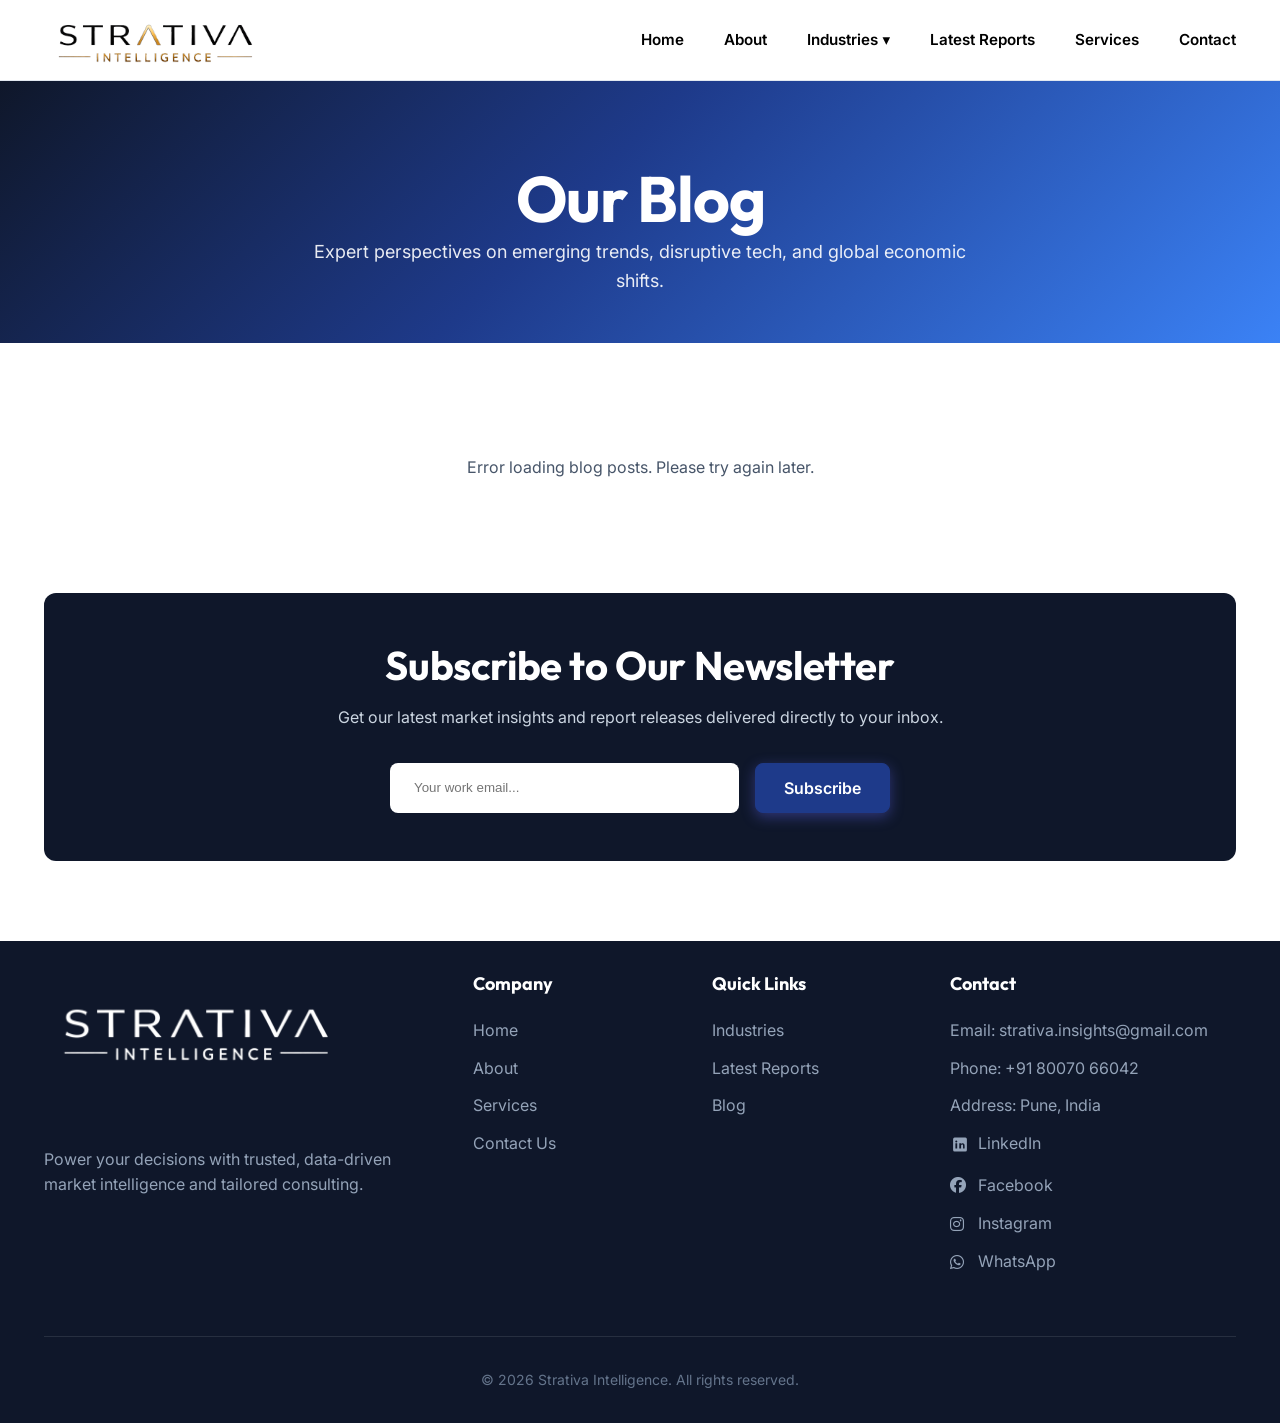
<file: blog.html>
<!DOCTYPE html>
<html lang="en">

<head>
  <meta charset="UTF-8">
  <meta name="viewport" content="width=device-width, initial-scale=1.0">
  <meta name="description" content="Blog - Read our latest insights, news, and market intelligence updates.">
  <meta property="og:title" content="Strativa Intelligence | Market Research">
  <meta property="og:description" content="Trusted, data-driven market intelligence and tailored consulting.">
  <meta property="og:type" content="website">
  <title>Blog | Market Intelligence & Consulting</title>
  <link
    href="https://fonts.googleapis.com/css2?family=Inter:wght@300;400;500;600;700;800&family=Outfit:wght@400;500;600;700&display=swap"
    rel="stylesheet">
  <link rel="stylesheet" href="styles.css">
<link rel="stylesheet" href="https://cdnjs.cloudflare.com/ajax/libs/font-awesome/6.5.1/css/all.min.css">
  <link rel="icon" href="images/SI logo.svg" type="image/svg+xml">
  <style>
    .blog-card {
      background: var(--bg-color);
      border: 1px solid var(--border-color);
      border-radius: var(--radius-md);
      overflow: hidden;
      transition: var(--transition);
      display: flex;
      flex-direction: column;
      height: 100%;
    }

    .blog-card:hover {
      box-shadow: var(--shadow-md);
      transform: translateY(-4px);
    }

    .blog-content {
      padding: 1.5rem;
      display: flex;
      flex-direction: column;
      flex-grow: 1;
    }

    .blog-date {
      font-size: 0.875rem;
      color: var(--text-light);
      margin-bottom: 0.75rem;
    }

    .blog-title {
      font-size: 1.25rem;
      margin-bottom: 1rem;
      line-height: 1.4;
    }

    .blog-title a {
      color: var(--text-dark);
    }

    .blog-title a:hover {
      color: var(--accent-color);
    }

    .blog-excerpt {
      color: var(--text-base);
      margin-bottom: 1.5rem;
      flex-grow: 1;
    }

    .blog-img {
      height: 200px;
      background: var(--bg-shade);
      display: flex;
      align-items: center;
      justify-content: center;
      color: var(--text-light);
      font-weight: 500;
      border-bottom: 1px solid var(--border-color);
    }
  </style>
</head>

<body>

  <!-- Header & Navigation -->
  <header class="header">
    <div class="container nav-container">
      <a href="index.html" class="logo">
        <img src="images/SI logo.svg" alt="Strativa Intelligence" style="height: 48px; width: auto;">
      </a>
      <button class="nav-toggle" id="navToggle" aria-label="Toggle Navigation">
        <svg width="24" height="24" fill="none" stroke="currentColor" stroke-width="2">
          <path d="M4 6h16M4 12h16M4 18h16"></path>
        </svg>
      </button>
      <nav class="nav-links" id="navLinks">
        <a href="index.html">Home</a>
        <a href="about.html">About</a>
        <div class="nav-item">
          <a href="industries.html">Industries ▾</a>
          <div class="dropdown-menu">
            <a href="industries.html?q=technology"><i class="fa-solid fa-laptop-code" style="margin-right:8px; width:16px; text-align:center;"></i> Technology &amp; IT</a>
            <a href="industries.html?q=healthcare"><i class="fa-solid fa-heart-pulse" style="margin-right:8px; width:16px; text-align:center;"></i> Healthcare</a>
            <a href="industries.html?q=energy"><i class="fa-solid fa-bolt" style="margin-right:8px; width:16px; text-align:center;"></i> Energy &amp; Power</a>
            <a href="industries.html?q=automotive"><i class="fa-solid fa-car" style="margin-right:8px; width:16px; text-align:center;"></i> Automotive</a>
            <a href="industries.html?q=agriculture"><i class="fa-solid fa-seedling" style="margin-right:8px; width:16px; text-align:center;"></i> Agriculture</a>
            <a href="industries.html?q=aerospace"><i class="fa-solid fa-rocket" style="margin-right:8px; width:16px; text-align:center;"></i> Aerospace &amp; Defense</a>
            <a href="industries.html?q=construction"><i class="fa-solid fa-helmet-safety" style="margin-right:8px; width:16px; text-align:center;"></i> Construction</a>
            <a href="industries.html?q=consumer"><i class="fa-solid fa-bag-shopping" style="margin-right:8px; width:16px; text-align:center;"></i> Consumer Goods</a>
            <a href="industries.html?q=foods"><i class="fa-solid fa-utensils" style="margin-right:8px; width:16px; text-align:center;"></i> Foods &amp; Beverages</a>
            <a href="industries.html?q=ict"><i class="fa-solid fa-microchip" style="margin-right:8px; width:16px; text-align:center;"></i> ICT &amp; Semiconductor</a>
            <a href="industries.html?q=mining"><i class="fa-solid fa-hammer" style="margin-right:8px; width:16px; text-align:center;"></i> Mining &amp; Metals</a>
            <a href="industries.html?q=manufacturing"><i class="fa-solid fa-industry" style="margin-right:8px; width:16px; text-align:center;"></i> Manufacturing</a>
            <a href="industries.html?q=chemicals"><i class="fa-solid fa-flask" style="margin-right:8px; width:16px; text-align:center;"></i> Chemicals</a>
            <a href="industries.html?q=telecom"><i class="fa-solid fa-tower-cell" style="margin-right:8px; width:16px; text-align:center;"></i> Telecom</a>
          </div>
        </div>
        <a href="reports.html">Latest Reports</a>
        <a href="services.html">Services</a>
        <a href="contact.html">Contact</a>
      </nav>
    </div>
  </header>

  <!-- Page Header -->
  <section class="section bg-light" style="padding-bottom: 3rem; background: linear-gradient(135deg, #0f172a 0%, #1e3a8a 45%, #3b82f6 100%) !important;">
    <div class="container">
      <div class="section-header text-center" style="margin-bottom: 0;">
        <h1 style="color: white !important;">Our Blog</h1>
        <p style="color: rgba(255, 255, 255, 0.9) !important;">Expert perspectives on emerging trends, disruptive tech, and global economic shifts.</p>
      </div>
    </div>
  </section>

  <!-- Blog Grid -->
  <section class="section">
    <div class="container">
      <div id="blog-grid" class="grid grid-3"
        style="display: grid; grid-template-columns: repeat(auto-fill, minmax(320px, 1fr)); gap: 2.5rem;">
        <!-- Blogs will be loaded here dynamicly from blogs.json -->
      </div>
      
      <script>
        document.addEventListener('DOMContentLoaded', () => {
          const grid = document.getElementById('blog-grid');
          grid.innerHTML = '<p class="text-center" style="grid-column: 1 / -1; margin: 2rem 0;">Loading blogs...</p>';
          
          fetch('https://sheetdb.io/api/v1/kt7npz6frnksv')
            .then(res => res.json())
            .then(blogs => {
              if (!blogs || blogs.length === 0) {
                grid.innerHTML = '<p class="text-center" style="grid-column: 1 / -1; margin: 2rem 0;">No blogs found.</p>';
                return;
              }
              grid.innerHTML = blogs.map(blog => `
                <div class="blog-card">
                  <div class="blog-img" style="background: url('${blog.image}') center/cover no-repeat; height: 200px;"></div>
                  <div class="blog-content">
                    <div class="blog-date">
                      ${blog.category ? `<span style="color: var(--accent-color); font-weight: 500;">${blog.category}</span> &bull; ` : ''}
                      ${blog.date || ''}
                    </div>
                    <h3 class="blog-title" style="margin-bottom: 0.5rem;"><a href="blog-post.html?slug=${blog.slug}">${blog.title}</a></h3>
                    <p class="blog-excerpt" style="font-size: 0.95rem; line-height: 1.5; margin-bottom: 1rem;">${blog.meta_description || (blog.content ? blog.content.substring(0, 110) + '...' : '')}</p>
                    <div style="display: flex; justify-content: space-between; align-items: center; margin-top: auto; padding-top: 1rem; border-top: 1px solid var(--border-color);">
                      <div style="font-size: 0.85rem; color: var(--text-light);"><i class="fa-regular fa-user"></i> ${blog.author || 'Strativa'} &bull; <i class="fa-regular fa-clock"></i> ${blog.read_time || '5 min'}</div>
                      <a href="blog-post.html?slug=${blog.slug}" class="text-accent fw-bold" style="font-weight: 600; color: var(--accent-color); font-size: 0.9rem;">Read &rarr;</a>
                    </div>
                  </div>
                </div>
              `).join('');
            })
            .catch(err => {
              console.error('Error loading blogs:', err);
              grid.innerHTML = '<p class="text-center" style="grid-column: 1 / -1; margin: 2rem 0;">Error loading blog posts. Please try again later.</p>';
            });
        });
      </script>

      <!-- Newsletter -->
      <div
        style="background: var(--primary-color); color: white; padding: 3rem; border-radius: var(--radius-lg); margin-top: 5rem; text-align: center;">
        <h2 class="text-white" style="margin-bottom: 1rem;">Subscribe to Our Newsletter</h2>
        <p style="color: #cbd5e1; margin-bottom: 2rem;">Get our latest market insights and report releases delivered
          directly to your inbox.</p>
        <form style="display: flex; gap: 1rem; max-width: 500px; margin: 0 auto; justify-content: center;">
          <input type="email" placeholder="Your work email..." required
            style="padding: 0.875rem 1.5rem; border-radius: var(--radius-md); border: none; width: 100%; outline: none;">
          <button type="submit" class="btn btn-primary" style="white-space: nowrap;">Subscribe</button>
        </form>
      </div>

    </div>
  </section>

  <!-- Footer -->
  <footer class="footer">
    <div class="container">
      <div class="footer-grid">
        <div class="footer-brand">
          <a href="index.html" class="logo">
            <img src="images/SI logo.svg" alt="Strativa Intelligence"
              style="height: 48px; width: auto; filter: brightness(0) invert(1);">
          </a>
          <p class="mt-2 text-gray">Power your decisions with trusted, data-driven market intelligence and tailored
            consulting.</p>
        </div>
        <div>
          <h4 class="footer-heading">Company</h4>
          <ul class="footer-links">
            <li><a href="index.html">Home</a></li>
            <li><a href="about.html">About</a></li>
            <li><a href="services.html">Services</a></li>
            <li><a href="contact.html">Contact Us</a></li>
          </ul>
        </div>
        <div>
          <h4 class="footer-heading">Quick Links</h4>
          <ul class="footer-links">
            <li><a href="industries.html">Industries</a></li>
            <li><a href="reports.html">Latest Reports</a></li>
            <li><a href="blog.html">Blog</a></li>
          </ul>
        </div>
        <div>
          <h4 class="footer-heading">Contact</h4>
          <ul class="footer-links">
            <li class="text-gray">Email: strativa.insights@gmail.com</li>
            <li class="text-gray">Phone: +91 80070 66042</li>
            <li class="text-gray">Address: Pune, India</li>
            <li><a class="footer-social-link" href="https://www.linkedin.com/company/strativa-intelligence/" target="_blank" rel="noopener noreferrer"><svg style="width: 20px;" viewBox="0 0 24 24"><path fill="currentColor" d="M19 3A2 2 0 0 1 21 5V19A2 2 0 0 1 19 21H5A2 2 0 0 1 3 19V5A2 2 0 0 1 5 3H19M8.34 17.34V10.35H6V17.34H8.34M7.17 9.39A1.35 1.35 0 1 0 7.16 6.69A1.35 1.35 0 0 0 7.17 9.39M18 17.34V13.5C18 11.44 16.9 10.48 15.43 10.48C14.24 10.48 13.7 11.14 13.4 11.6V10.35H11.08C11.11 11.18 11.08 17.34 11.08 17.34H13.4V13.43C13.4 13.22 13.41 13.02 13.48 12.88C13.66 12.47 14.06 12.05 14.74 12.05C15.63 12.05 16 12.73 16 13.73V17.34H18Z" /></svg> LinkedIn</a></li>
            <li><a class="footer-social-link" href="#" target="_blank" rel="noopener noreferrer"><i class="fa-brands fa-facebook" style="width: 20px;"></i> Facebook</a></li>
            <li><a class="footer-social-link" href="#" target="_blank" rel="noopener noreferrer"><i class="fa-brands fa-instagram" style="width: 20px;"></i> Instagram</a></li>
            <li><a class="footer-social-link" href="#" target="_blank" rel="noopener noreferrer"><i class="fa-brands fa-whatsapp" style="width: 20px;"></i> WhatsApp</a></li>
          </ul>
        </div>
      </div>
      <div class="footer-bottom">
        <p>&copy; 2026 Strativa Intelligence. All rights reserved.</p>
      </div>
    </div>
  </footer>

  <script src="script.js"></script>
</body>

</html>
</file>
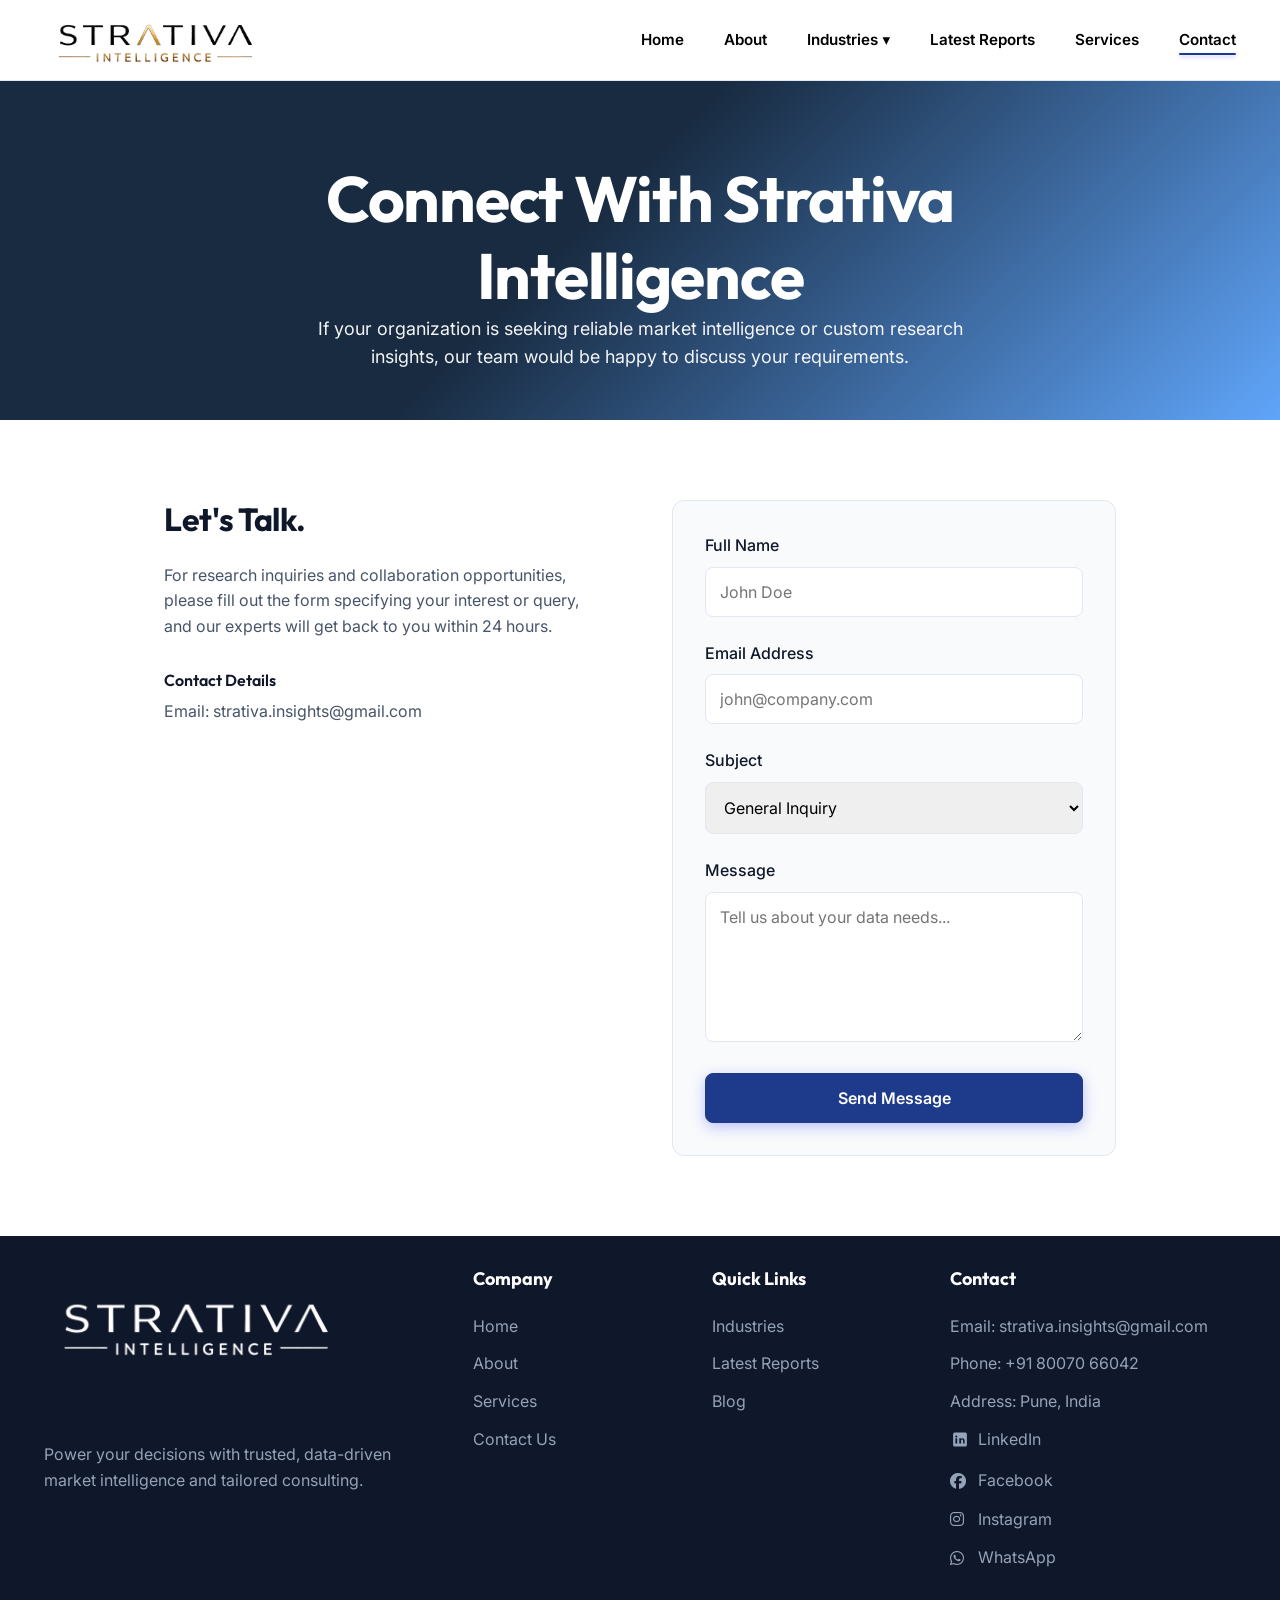
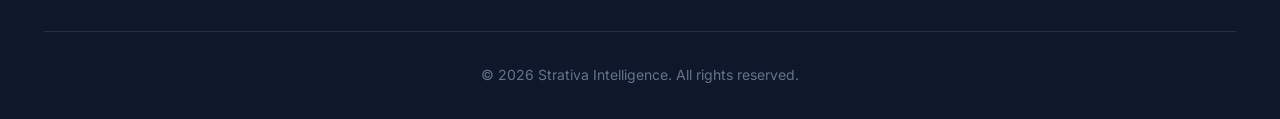
<file: contact.html>
<!DOCTYPE html>
<html lang="en">

<head>
  <meta charset="UTF-8">
  <meta name="viewport" content="width=device-width, initial-scale=1.0">
  <meta name="description" content="Contact Us - Reach out to our analysts and consultants.">
  <meta property="og:title" content="Strativa Intelligence | Market Research">
  <meta property="og:description" content="Trusted, data-driven market intelligence and tailored consulting.">
  <meta property="og:type" content="website">
  <title>Contact Us | Market Intelligence & Consulting</title>
  <link
    href="https://fonts.googleapis.com/css2?family=Inter:wght@300;400;500;600;700;800&family=Outfit:wght@400;500;600;700&display=swap"
    rel="stylesheet">
  <link rel="stylesheet" href="styles.css">
<link rel="stylesheet" href="https://cdnjs.cloudflare.com/ajax/libs/font-awesome/6.5.1/css/all.min.css">
  <style>
    .form-group {
      margin-bottom: 1.5rem;
    }

    .form-label {
      display: block;
      font-weight: 500;
      margin-bottom: 0.5rem;
      color: var(--text-dark);
    }

    .form-control {
      width: 100%;
      padding: 0.875rem;
      border: 1px solid var(--border-color);
      border-radius: var(--radius-md);
      font-family: inherit;
      font-size: 1rem;
      transition: border-color 0.2s;
    }

    .form-control:focus {
      outline: none;
      border-color: var(--accent-color);
    }

    textarea.form-control {
      min-height: 150px;
      resize: vertical;
    }

    .contact-layout {
      display: grid;
      grid-template-columns: 1fr;
      gap: 4rem;
    }

    @media (min-width: 768px) {
      .contact-layout {
        grid-template-columns: 1fr 1fr;
      }
    }
  </style>
</head>

<body>

  <!-- Header & Navigation -->
  <header class="header">
    <div class="container nav-container">
      <a href="index.html" class="logo">
        <img src="images/SI logo.svg" alt="Strativa Intelligence" style="height: 48px; width: auto;">
      </a>
      <button class="nav-toggle" id="navToggle" aria-label="Toggle Navigation">
        <svg width="24" height="24" fill="none" stroke="currentColor" stroke-width="2">
          <path d="M4 6h16M4 12h16M4 18h16"></path>
        </svg>
      </button>
      <nav class="nav-links" id="navLinks">
        <a href="index.html">Home</a>
        <a href="about.html">About</a>
        <div class="nav-item">
          <a href="industries.html">Industries ▾</a>
          <div class="dropdown-menu">
            <a href="industries.html?q=technology"><i class="fa-solid fa-laptop-code" style="margin-right:8px; width:16px; text-align:center;"></i> Technology &amp; IT</a>
            <a href="industries.html?q=healthcare"><i class="fa-solid fa-heart-pulse" style="margin-right:8px; width:16px; text-align:center;"></i> Healthcare</a>
            <a href="industries.html?q=energy"><i class="fa-solid fa-bolt" style="margin-right:8px; width:16px; text-align:center;"></i> Energy &amp; Power</a>
            <a href="industries.html?q=automotive"><i class="fa-solid fa-car" style="margin-right:8px; width:16px; text-align:center;"></i> Automotive</a>
            <a href="industries.html?q=agriculture"><i class="fa-solid fa-seedling" style="margin-right:8px; width:16px; text-align:center;"></i> Agriculture</a>
            <a href="industries.html?q=aerospace"><i class="fa-solid fa-rocket" style="margin-right:8px; width:16px; text-align:center;"></i> Aerospace &amp; Defense</a>
            <a href="industries.html?q=construction"><i class="fa-solid fa-helmet-safety" style="margin-right:8px; width:16px; text-align:center;"></i> Construction</a>
            <a href="industries.html?q=consumer"><i class="fa-solid fa-bag-shopping" style="margin-right:8px; width:16px; text-align:center;"></i> Consumer Goods</a>
            <a href="industries.html?q=foods"><i class="fa-solid fa-utensils" style="margin-right:8px; width:16px; text-align:center;"></i> Foods &amp; Beverages</a>
            <a href="industries.html?q=ict"><i class="fa-solid fa-microchip" style="margin-right:8px; width:16px; text-align:center;"></i> ICT &amp; Semiconductor</a>
            <a href="industries.html?q=mining"><i class="fa-solid fa-hammer" style="margin-right:8px; width:16px; text-align:center;"></i> Mining &amp; Metals</a>
            <a href="industries.html?q=manufacturing"><i class="fa-solid fa-industry" style="margin-right:8px; width:16px; text-align:center;"></i> Manufacturing</a>
            <a href="industries.html?q=chemicals"><i class="fa-solid fa-flask" style="margin-right:8px; width:16px; text-align:center;"></i> Chemicals</a>
            <a href="industries.html?q=telecom"><i class="fa-solid fa-tower-cell" style="margin-right:8px; width:16px; text-align:center;"></i> Telecom</a>
          </div>
        </div>
        <a href="reports.html">Latest Reports</a>
        <a href="services.html">Services</a>
        <a href="contact.html" class="active">Contact</a>
      </nav>
    </div>
  </header>

  <!-- Page Header -->
  <section class="section page-header-dark" style="padding-bottom: 3rem;">
    <div class="container">
      <div class="section-header text-center" style="margin-bottom: 0;">
        <h1>Connect With Strativa Intelligence</h1>
        <p>If your organization is seeking reliable market intelligence or custom research insights, our team would be
          happy to discuss your requirements.</p>
      </div>
    </div>
  </section>

  <!-- Contact Form & Info -->
  <section class="section">
    <div class="container" style="max-width: 1000px;">
      <div class="contact-layout">

        <!-- Information -->
        <div>
          <h2 style="font-size: 2rem; margin-bottom: 1.5rem;">Let's Talk.</h2>
          <p style="margin-bottom: 2rem;">For research inquiries and collaboration opportunities, please fill out the
            form specifying your interest or query, and our experts will get back to you within 24 hours.</p>

          <div style="margin-bottom: 1.5rem;">
            <h4 style="margin-bottom: 0.5rem; font-weight: 600;">Contact Details</h4>
            <p class="text-light">Email: strativa.insights@gmail.com</p>
          </div>
        </div>

        <!-- Form -->
        <div
          style="background: var(--bg-shade); padding: 2rem; border-radius: var(--radius-lg); border: 1px solid var(--border-color);">
          <form action="https://api.web3forms.com/submit" method="POST">
            <input type="hidden" name="access_key" value="f27259e4-e44e-4b95-8a29-ebaaf020531c">
            <input type="hidden" name="subject" value="New Contact Form Submission - Strativa Intelligence">
            <input type="checkbox" name="botcheck" class="hidden" style="display: none;">
            <div class="form-group">
              <label for="name" class="form-label">Full Name</label>
              <input type="text" id="name" name="name" class="form-control" required placeholder="John Doe">
            </div>
            <div class="form-group">
              <label for="email" class="form-label">Email Address</label>
              <input type="email" id="email" name="email" class="form-control" required placeholder="john@company.com">
            </div>
            <div class="form-group">
              <label for="inquiry_type" class="form-label">Subject</label>
              <select id="inquiry_type" name="inquiry_type" class="form-control">
                <option>General Inquiry</option>
                <option>Request Custom Report</option>
                <option>Consulting Services</option>
              </select>
            </div>
            <div class="form-group">
              <label for="message" class="form-label">Message</label>
              <textarea id="message" name="message" class="form-control" required
                placeholder="Tell us about your data needs..."></textarea>
            </div>
            <button type="submit" class="btn btn-primary" style="width: 100%;">Send Message</button>
          </form>
        </div>

      </div>
    </div>
  </section>

  <!-- Footer -->
  <footer class="footer">
    <div class="container">
      <div class="footer-grid">
        <div class="footer-brand">
          <a href="index.html" class="logo">
            <img src="images/SI logo.svg" alt="Strativa Intelligence"
              style="height: 48px; width: auto; filter: brightness(0) invert(1);">
          </a>
          <p class="mt-2 text-gray">Power your decisions with trusted, data-driven market intelligence and tailored
            consulting.</p>
        </div>
        <div>
          <h4 class="footer-heading">Company</h4>
          <ul class="footer-links">
            <li><a href="index.html">Home</a></li>
            <li><a href="about.html">About</a></li>
            <li><a href="services.html">Services</a></li>
            <li><a href="contact.html">Contact Us</a></li>
          </ul>
        </div>
        <div>
          <h4 class="footer-heading">Quick Links</h4>
          <ul class="footer-links">
            <li><a href="industries.html">Industries</a></li>
            <li><a href="reports.html">Latest Reports</a></li>
            <li><a href="blog.html">Blog</a></li>
          </ul>
        </div>
        <div>
          <h4 class="footer-heading">Contact</h4>
          <ul class="footer-links">
            <li class="text-gray">Email: strativa.insights@gmail.com</li>
            <li class="text-gray">Phone: +91 80070 66042</li>
            <li class="text-gray">Address: Pune, India</li>
            <li><a class="footer-social-link" href="https://www.linkedin.com/company/strativa-intelligence/" target="_blank" rel="noopener noreferrer"><svg style="width: 20px;" viewBox="0 0 24 24"><path fill="currentColor" d="M19 3A2 2 0 0 1 21 5V19A2 2 0 0 1 19 21H5A2 2 0 0 1 3 19V5A2 2 0 0 1 5 3H19M8.34 17.34V10.35H6V17.34H8.34M7.17 9.39A1.35 1.35 0 1 0 7.16 6.69A1.35 1.35 0 0 0 7.17 9.39M18 17.34V13.5C18 11.44 16.9 10.48 15.43 10.48C14.24 10.48 13.7 11.14 13.4 11.6V10.35H11.08C11.11 11.18 11.08 17.34 11.08 17.34H13.4V13.43C13.4 13.22 13.41 13.02 13.48 12.88C13.66 12.47 14.06 12.05 14.74 12.05C15.63 12.05 16 12.73 16 13.73V17.34H18Z" /></svg> LinkedIn</a></li>
            <li><a class="footer-social-link" href="#" target="_blank" rel="noopener noreferrer"><i class="fa-brands fa-facebook" style="width: 20px;"></i> Facebook</a></li>
            <li><a class="footer-social-link" href="#" target="_blank" rel="noopener noreferrer"><i class="fa-brands fa-instagram" style="width: 20px;"></i> Instagram</a></li>
            <li><a class="footer-social-link" href="#" target="_blank" rel="noopener noreferrer"><i class="fa-brands fa-whatsapp" style="width: 20px;"></i> WhatsApp</a></li>
          </ul>
        </div>
      </div>
      <div class="footer-bottom">
        <p>&copy; 2026 Strativa Intelligence. All rights reserved.</p>
      </div>
    </div>
  </footer>

  <script src="script.js"></script>
</body>

</html>
</file>
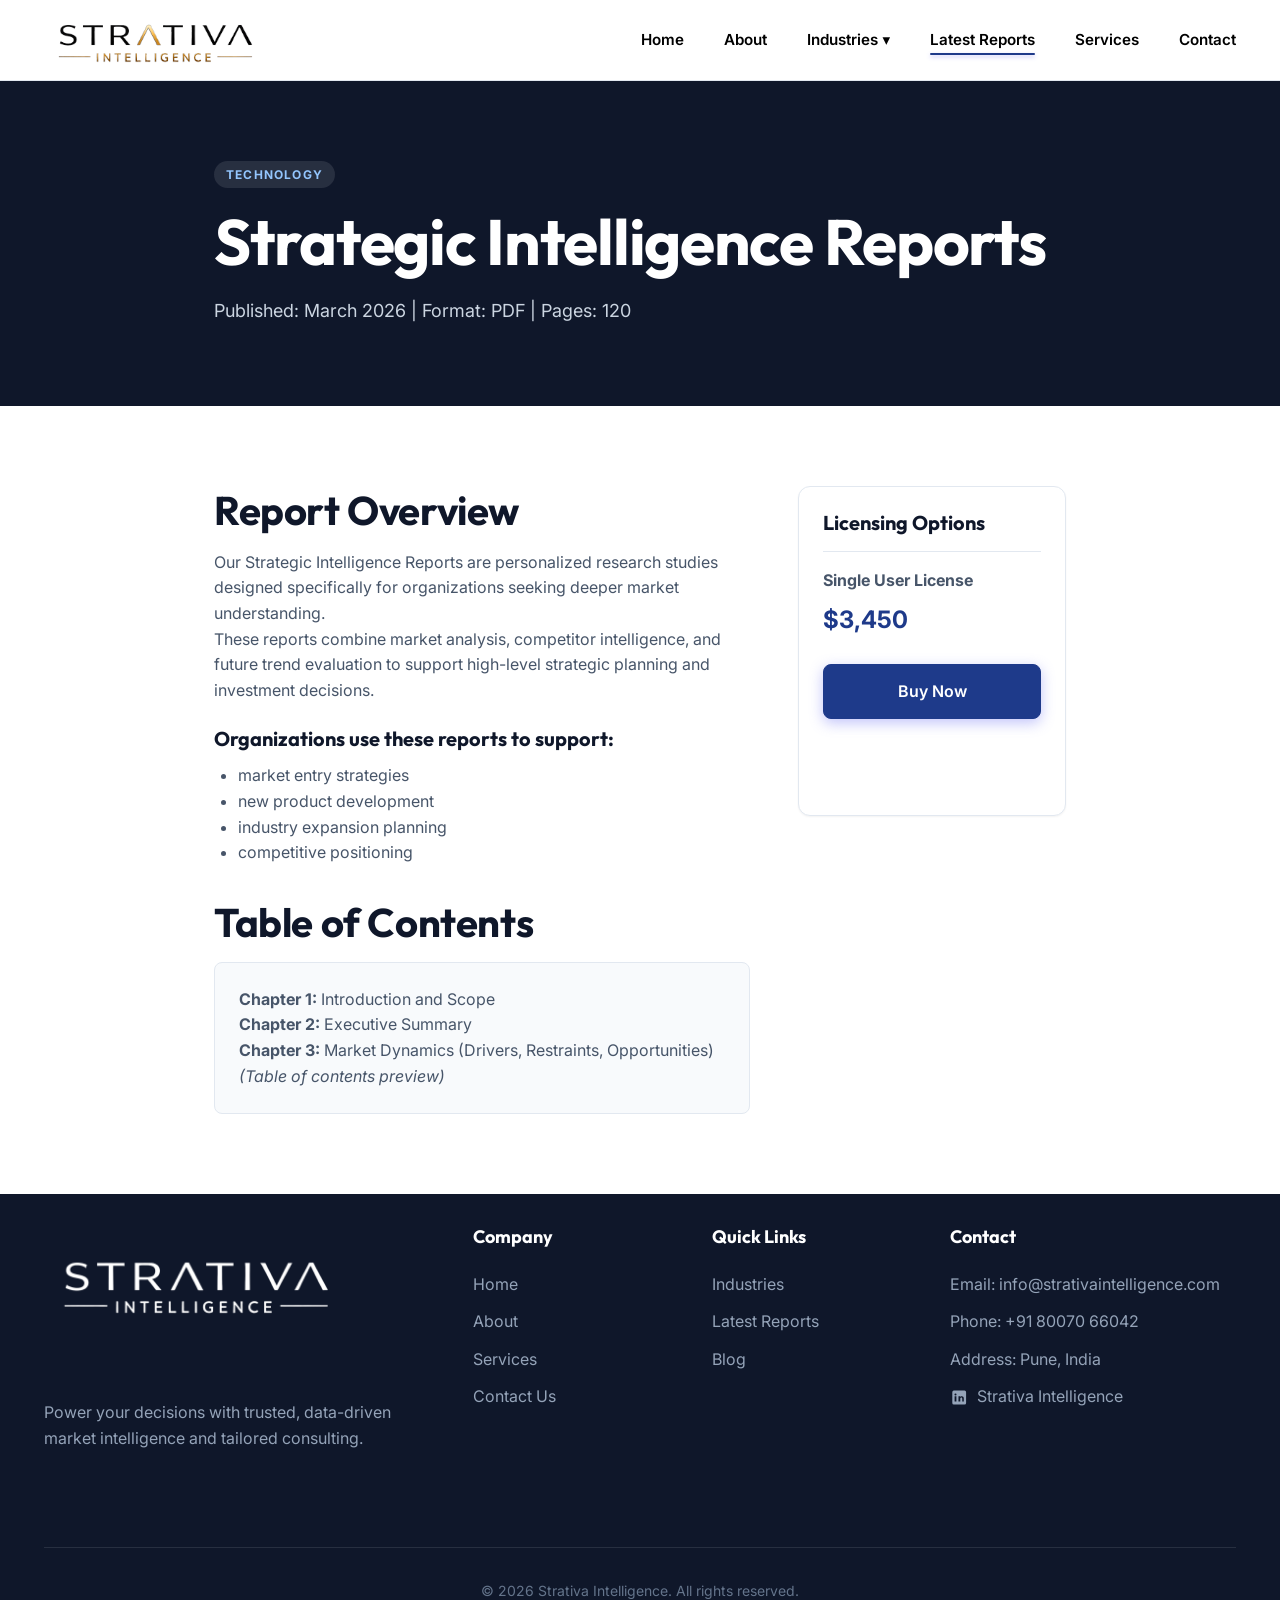
<file: report.html>
<!DOCTYPE html>
<html lang="en">

<head>
  <meta charset="UTF-8">
  <meta name="viewport" content="width=device-width, initial-scale=1.0">
  <meta name="description" content="Report Template - Detailed view of a single market research report.">
  <meta property="og:title" content="Strativa Intelligence | Market Research">
  <meta property="og:description" content="Trusted, data-driven market intelligence and tailored consulting.">
  <meta property="og:type" content="website">
  <title>Report Details | Market Intelligence & Consulting</title>
  <link
    href="https://fonts.googleapis.com/css2?family=Inter:wght@300;400;500;600;700;800&family=Outfit:wght@400;500;600;700&display=swap"
    rel="stylesheet">
  <link rel="stylesheet" href="styles.css">
<link rel="stylesheet" href="https://cdnjs.cloudflare.com/ajax/libs/font-awesome/6.5.1/css/all.min.css">
</head>

<body>

  <!-- Header & Navigation -->
  <header class="header">
    <div class="container nav-container">
      <a href="index.html" class="logo">
        <img src="images/SI logo.svg" alt="Strativa Intelligence" style="height: 48px; width: auto;">
      </a>
      <button class="nav-toggle" id="navToggle" aria-label="Toggle Navigation">
        <svg width="24" height="24" fill="none" stroke="currentColor" stroke-width="2">
          <path d="M4 6h16M4 12h16M4 18h16"></path>
        </svg>
      </button>
      <nav class="nav-links" id="navLinks">
        <a href="index.html">Home</a>
        <a href="about.html">About</a>
        <div class="nav-item">
          <a href="industries.html">Industries ▾</a>
          <div class="dropdown-menu">
            <a href="industries.html?q=technology"><i class="fa-solid fa-laptop-code" style="margin-right:8px; width:16px; text-align:center;"></i> Technology &amp; IT</a>
            <a href="industries.html?q=healthcare"><i class="fa-solid fa-heart-pulse" style="margin-right:8px; width:16px; text-align:center;"></i> Healthcare</a>
            <a href="industries.html?q=energy"><i class="fa-solid fa-bolt" style="margin-right:8px; width:16px; text-align:center;"></i> Energy &amp; Power</a>
            <a href="industries.html?q=automotive"><i class="fa-solid fa-car" style="margin-right:8px; width:16px; text-align:center;"></i> Automotive</a>
            <a href="industries.html?q=agriculture"><i class="fa-solid fa-seedling" style="margin-right:8px; width:16px; text-align:center;"></i> Agriculture</a>
            <a href="industries.html?q=aerospace"><i class="fa-solid fa-rocket" style="margin-right:8px; width:16px; text-align:center;"></i> Aerospace &amp; Defense</a>
            <a href="industries.html?q=construction"><i class="fa-solid fa-helmet-safety" style="margin-right:8px; width:16px; text-align:center;"></i> Construction</a>
            <a href="industries.html?q=consumer"><i class="fa-solid fa-bag-shopping" style="margin-right:8px; width:16px; text-align:center;"></i> Consumer Goods</a>
            <a href="industries.html?q=foods"><i class="fa-solid fa-utensils" style="margin-right:8px; width:16px; text-align:center;"></i> Foods &amp; Beverages</a>
            <a href="industries.html?q=ict"><i class="fa-solid fa-microchip" style="margin-right:8px; width:16px; text-align:center;"></i> ICT &amp; Semiconductor</a>
            <a href="industries.html?q=mining"><i class="fa-solid fa-hammer" style="margin-right:8px; width:16px; text-align:center;"></i> Mining &amp; Metals</a>
            <a href="industries.html?q=manufacturing"><i class="fa-solid fa-industry" style="margin-right:8px; width:16px; text-align:center;"></i> Manufacturing</a>
            <a href="industries.html?q=chemicals"><i class="fa-solid fa-flask" style="margin-right:8px; width:16px; text-align:center;"></i> Chemicals</a>
            <a href="industries.html?q=telecom"><i class="fa-solid fa-tower-cell" style="margin-right:8px; width:16px; text-align:center;"></i> Telecom</a>
          </div>
        </div>
        <a href="reports.html" class="active">Latest Reports</a>
        <a href="services.html">Services</a>
        <a href="contact.html">Contact</a>
      </nav>
    </div>
  </header>

  <!-- Report Header -->
  <section class="section bg-primary text-white pt-6 pb-6"
    style="background-color: var(--primary-color); color: white;">
    <div class="container" style="max-width: 900px;">
      <div class="mb-2">
        <span class="section-tag"
          style="background: rgba(255,255,255,0.1); color: #93c5fd; margin-bottom: 1rem;">Technology</span>
      </div>
      <h1 class="text-white" style="margin-bottom: 1rem;">Strategic Intelligence Reports</h1>
      <p style="color: #cbd5e1; font-size: 1.125rem;">Published: March 2026 | Format: PDF | Pages: 120</p>
    </div>
  </section>

  <!-- Report Content -->
  <section class="section">
    <div class="container" style="max-width: 900px;">
      <div style="display: grid; grid-template-columns: 2fr 1fr; gap: 3rem;">

        <!-- Main Content -->
        <div>
          <h2>Report Overview</h2>
          <p>Our Strategic Intelligence Reports are personalized research studies designed specifically for
            organizations seeking deeper market understanding.</p>
          <p>These reports combine market analysis, competitor intelligence, and future trend evaluation to support
            high-level strategic planning and investment decisions.</p>

          <h3 class="mt-4">Organizations use these reports to support:</h3>
          <ul style="list-style-type: disc; margin-left: 1.5rem; margin-bottom: 2rem;">
            <li class="mb-2">market entry strategies</li>
            <li class="mb-2">new product development</li>
            <li class="mb-2">industry expansion planning</li>
            <li class="mb-2">competitive positioning</li>
          </ul>

          <h2>Table of Contents</h2>
          <div
            style="background: var(--bg-shade); border: 1px solid var(--border-color); border-radius: var(--radius-md); padding: 1.5rem; margin-top: 1rem;">
            <p><strong>Chapter 1:</strong> Introduction and Scope</p>
            <p><strong>Chapter 2:</strong> Executive Summary</p>
            <p><strong>Chapter 3:</strong> Market Dynamics (Drivers, Restraints, Opportunities)</p>
            <p><em>(Table of contents preview)</em></p>
          </div>
        </div>

        <!-- Sidebar / Purchase area -->
        <div>
          <div
            style="position: sticky; top: 100px; background: white; border: 1px solid var(--border-color); border-radius: var(--radius-lg); padding: 1.5rem; box-shadow: var(--shadow-sm);">
            <h3 style="margin-bottom: 1rem; border-bottom: 1px solid var(--border-color); padding-bottom: 1rem;">
              Licensing Options</h3>
            <div style="margin-bottom: 1.5rem;">
              <p style="margin-bottom: 0.5rem;"><strong>Single User License</strong></p>
              <p class="text-accent" style="font-size: 1.5rem; font-weight: 700; margin-bottom: 0;">$3,450</p>
            </div>
            <a href="contact.html" class="btn btn-primary"
              style="width: 100%; text-align: center; justify-content: center; margin-bottom: 1rem;">Buy Now</a>
            <a href="contact.html" class="btn btn-outline"
              style="width: 100%; text-align: center; justify-content: center;">Request Sample</a>
          </div>
        </div>

      </div>
    </div>
  </section>

  <!-- Footer -->
  <footer class="footer">
    <div class="container">
      <div class="footer-grid">
        <div class="footer-brand">
          <a href="index.html" class="logo">
            <img src="images/SI logo.svg" alt="Strativa Intelligence"
              style="height: 48px; width: auto; filter: brightness(0) invert(1);">
          </a>
          <p class="mt-2 text-gray">Power your decisions with trusted, data-driven market intelligence and tailored
            consulting.</p>
        </div>
        <div>
          <h4 class="footer-heading">Company</h4>
          <ul class="footer-links">
            <li><a href="index.html">Home</a></li>
            <li><a href="about.html">About</a></li>
            <li><a href="services.html">Services</a></li>
            <li><a href="contact.html">Contact Us</a></li>
          </ul>
        </div>
        <div>
          <h4 class="footer-heading">Quick Links</h4>
          <ul class="footer-links">
            <li><a href="industries.html">Industries</a></li>
            <li><a href="reports.html">Latest Reports</a></li>
            <li><a href="blog.html">Blog</a></li>
          </ul>
        </div>
        <div>
          <h4 class="footer-heading">Contact</h4>
          <ul class="footer-links">
            <li class="text-gray">Email: info@strativaintelligence.com</li>
            <li class="text-gray">Phone: +91 80070 66042</li>
            <li class="text-gray">Address: Pune, India</li>
             <li><a class="footer-social-link" href="https://www.linkedin.com/company/strativa-intelligence/posts/?feedView=all" target="_blank" rel="noopener noreferrer" aria-label="Strativa Intelligence on LinkedIn"><svg viewBox="0 0 24 24" aria-hidden="true"><path d="M19 3A2 2 0 0 1 21 5V19A2 2 0 0 1 19 21H5A2 2 0 0 1 3 19V5A2 2 0 0 1 5 3H19M8.34 17.34V10.35H6V17.34H8.34M7.17 9.39A1.35 1.35 0 1 0 7.16 6.69A1.35 1.35 0 0 0 7.17 9.39M18 17.34V13.5C18 11.44 16.9 10.48 15.43 10.48C14.24 10.48 13.7 11.14 13.4 11.6V10.35H11.08C11.11 11.18 11.08 17.34 11.08 17.34H13.4V13.43C13.4 13.22 13.41 13.02 13.48 12.88C13.66 12.47 14.06 12.05 14.74 12.05C15.63 12.05 16 12.73 16 13.73V17.34H18Z" /></svg>Strativa Intelligence</a></li>
          </ul>
        </div>
      </div>
      <div class="footer-bottom">
        <p>&copy; 2026 Strativa Intelligence. All rights reserved.</p>
      </div>
    </div>
  </footer>

  <script src="script.js"></script>
</body>

</html>
</file>
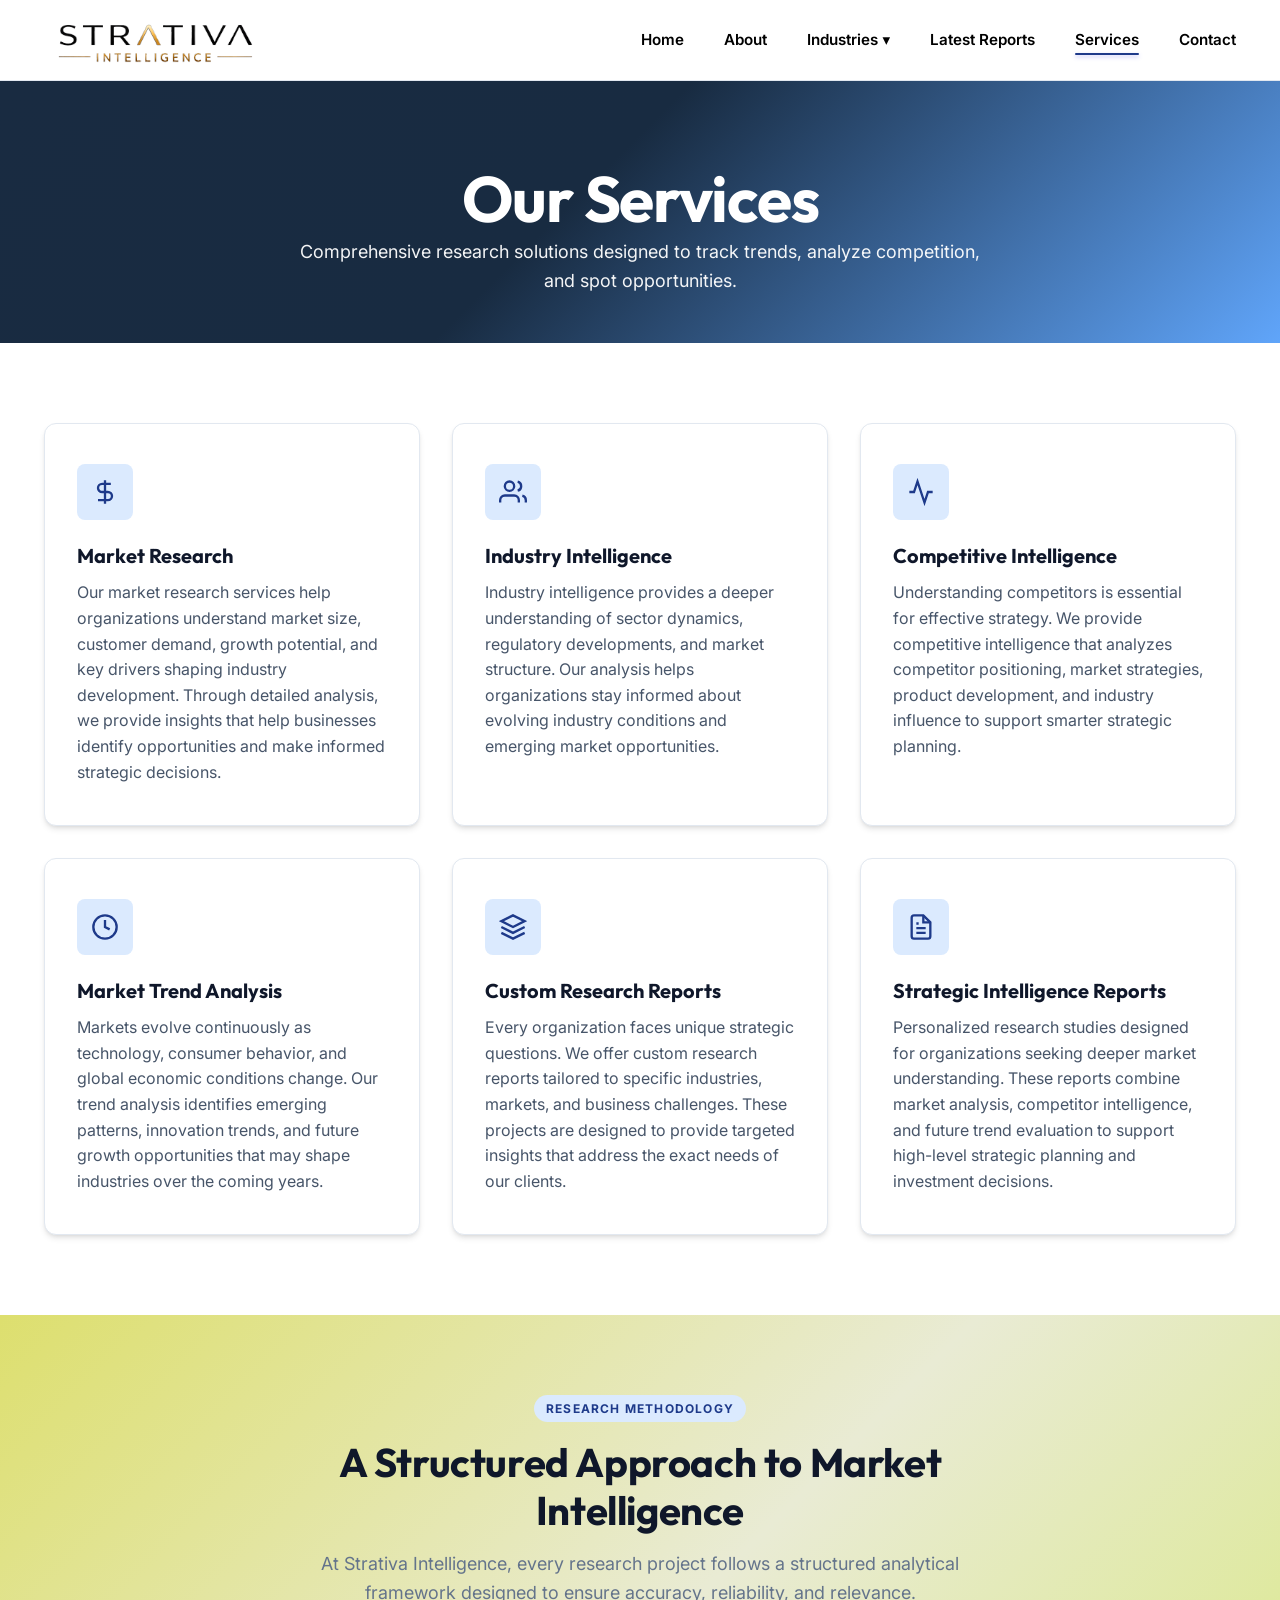
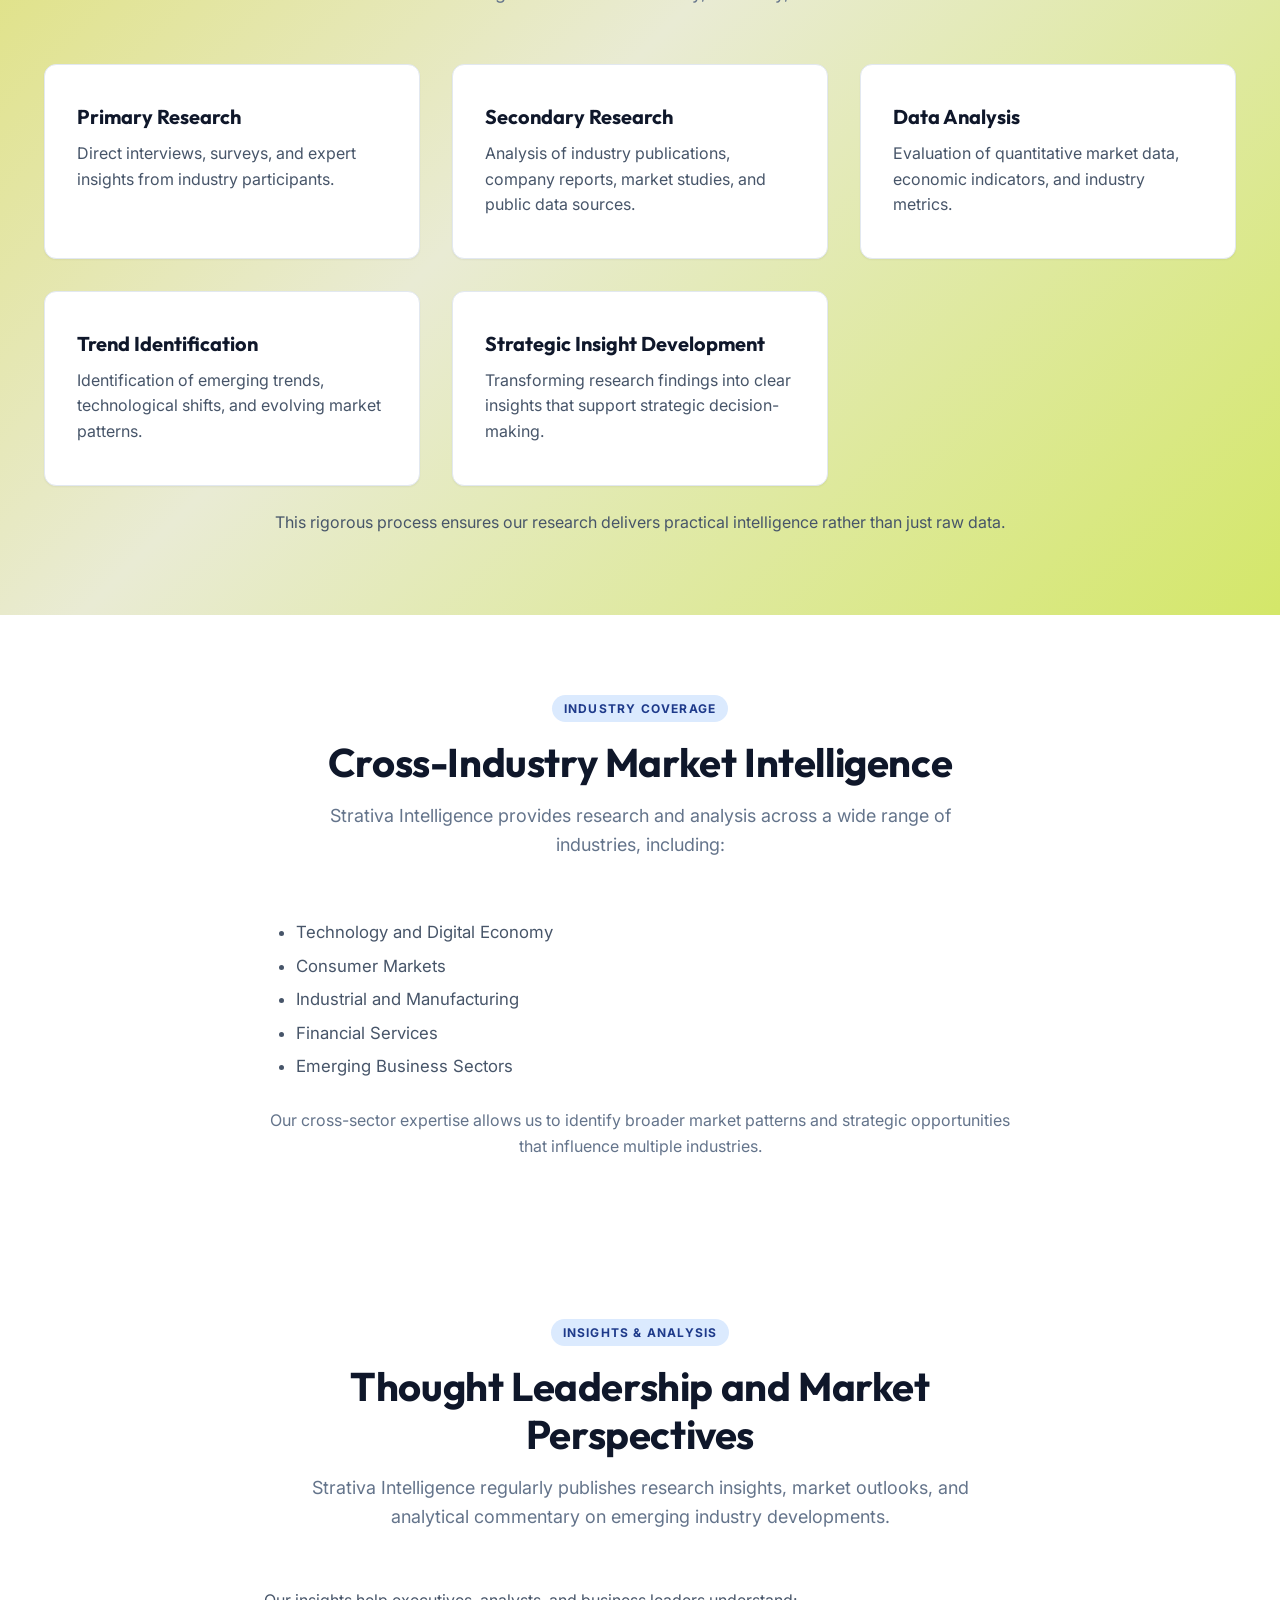
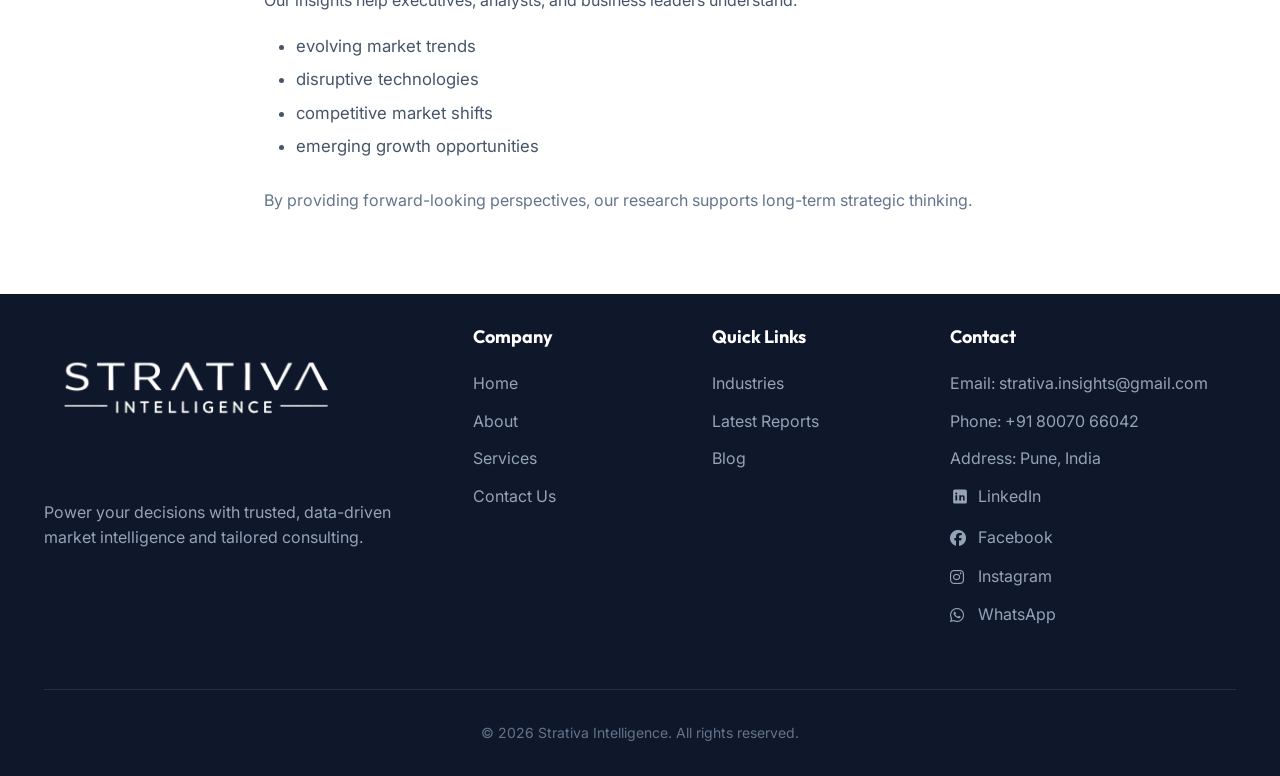
<file: services.html>
<!DOCTYPE html>
<html lang="en">

<head>
  <meta charset="UTF-8">
  <meta name="viewport" content="width=device-width, initial-scale=1.0">
  <meta name="description" content="Services - Our robust solutions tailored to your market intelligence needs.">
  <meta property="og:title" content="Strativa Intelligence | Market Research">
  <meta property="og:description" content="Trusted, data-driven market intelligence and tailored consulting.">
  <meta property="og:type" content="website">
  <title>Services | Market Intelligence & Consulting</title>
  <link
    href="https://fonts.googleapis.com/css2?family=Inter:wght@300;400;500;600;700;800&family=Outfit:wght@400;500;600;700&display=swap"
    rel="stylesheet">
  <link rel="stylesheet" href="styles.css">
  <link rel="stylesheet" href="https://cdnjs.cloudflare.com/ajax/libs/font-awesome/6.5.1/css/all.min.css">
  <link rel="icon" href="images/SI logo.svg" type="image/svg+xml">
</head>

<body>

  <!-- Header & Navigation -->
  <header class="header">
    <div class="container nav-container">
      <a href="index.html" class="logo">
        <img src="images/SI logo.svg" alt="Strativa Intelligence" style="height: 48px; width: auto;">
      </a>
      <button class="nav-toggle" id="navToggle" aria-label="Toggle Navigation">
        <svg width="24" height="24" fill="none" stroke="currentColor" stroke-width="2">
          <path d="M4 6h16M4 12h16M4 18h16"></path>
        </svg>
      </button>
      <nav class="nav-links" id="navLinks">
        <a href="index.html">Home</a>
        <a href="about.html">About</a>
        <div class="nav-item">
          <a href="industries.html">Industries ▾</a>
          <div class="dropdown-menu">
            <a href="industries.html?q=technology"><i class="fa-solid fa-laptop-code" style="margin-right:8px; width:16px; text-align:center;"></i> Technology &amp; IT</a>
            <a href="industries.html?q=healthcare"><i class="fa-solid fa-heart-pulse" style="margin-right:8px; width:16px; text-align:center;"></i> Healthcare</a>
            <a href="industries.html?q=energy"><i class="fa-solid fa-bolt" style="margin-right:8px; width:16px; text-align:center;"></i> Energy &amp; Power</a>
            <a href="industries.html?q=automotive"><i class="fa-solid fa-car" style="margin-right:8px; width:16px; text-align:center;"></i> Automotive</a>
            <a href="industries.html?q=agriculture"><i class="fa-solid fa-seedling" style="margin-right:8px; width:16px; text-align:center;"></i> Agriculture</a>
            <a href="industries.html?q=aerospace"><i class="fa-solid fa-rocket" style="margin-right:8px; width:16px; text-align:center;"></i> Aerospace &amp; Defense</a>
            <a href="industries.html?q=construction"><i class="fa-solid fa-helmet-safety" style="margin-right:8px; width:16px; text-align:center;"></i> Construction</a>
            <a href="industries.html?q=consumer"><i class="fa-solid fa-bag-shopping" style="margin-right:8px; width:16px; text-align:center;"></i> Consumer Goods</a>
            <a href="industries.html?q=foods"><i class="fa-solid fa-utensils" style="margin-right:8px; width:16px; text-align:center;"></i> Foods &amp; Beverages</a>
            <a href="industries.html?q=ict"><i class="fa-solid fa-microchip" style="margin-right:8px; width:16px; text-align:center;"></i> ICT &amp; Semiconductor</a>
            <a href="industries.html?q=mining"><i class="fa-solid fa-hammer" style="margin-right:8px; width:16px; text-align:center;"></i> Mining &amp; Metals</a>
            <a href="industries.html?q=manufacturing"><i class="fa-solid fa-industry" style="margin-right:8px; width:16px; text-align:center;"></i> Manufacturing</a>
            <a href="industries.html?q=chemicals"><i class="fa-solid fa-flask" style="margin-right:8px; width:16px; text-align:center;"></i> Chemicals</a>
            <a href="industries.html?q=telecom"><i class="fa-solid fa-tower-cell" style="margin-right:8px; width:16px; text-align:center;"></i> Telecom</a>
          </div>
        </div>
        <a href="reports.html">Latest Reports</a>
        <a href="services.html" class="active">Services</a>
        <a href="contact.html">Contact</a>
      </nav>
    </div>
  </header>

  <!-- Page Header -->
  <section class="section page-header-dark" style="padding-bottom: 3rem;">
    <div class="container">
      <div class="section-header text-center" style="margin-bottom: 0;">
        <h1>Our Services</h1>
        <p>Comprehensive research solutions designed to track trends, analyze competition, and spot opportunities.</p>
      </div>
    </div>
  </section>

  <!-- Services Grid -->
  <section class="section">
    <div class="container">
      <div class="services-grid">
        <div class="service-card" style="box-shadow: var(--shadow-md);">
          <div class="icon-wrapper">
            <svg viewBox="0 0 24 24" fill="none" stroke="currentColor" stroke-width="2">
              <path d="M12 2v20M17 5H9.5a3.5 3.5 0 0 0 0 7h5a3.5 3.5 0 0 1 0 7H6"></path>
            </svg>
          </div>
          <h3>Market Research</h3>
          <p>Our market research services help organizations understand market size, customer demand, growth potential,
            and key drivers shaping industry development. Through detailed analysis, we provide insights that help
            businesses identify opportunities and make informed strategic decisions.</p>
        </div>

        <div class="service-card" style="box-shadow: var(--shadow-md);">
          <div class="icon-wrapper">
            <svg viewBox="0 0 24 24" fill="none" stroke="currentColor" stroke-width="2">
              <path d="M17 21v-2a4 4 0 0 0-4-4H5a4 4 0 0 0-4 4v2"></path>
              <circle cx="9" cy="7" r="4"></circle>
              <path d="M23 21v-2a4 4 0 0 0-3-3.87"></path>
              <path d="M16 3.13a4 4 0 0 1 0 7.75"></path>
            </svg>
          </div>
          <h3>Industry Intelligence</h3>
          <p>Industry intelligence provides a deeper understanding of sector dynamics, regulatory developments, and
            market structure. Our analysis helps organizations stay informed about evolving industry conditions and
            emerging market opportunities.</p>
        </div>

        <div class="service-card" style="box-shadow: var(--shadow-md);">
          <div class="icon-wrapper">
            <svg viewBox="0 0 24 24" fill="none" stroke="currentColor" stroke-width="2">
              <polyline points="22 12 18 12 15 21 9 3 6 12 2 12"></polyline>
            </svg>
          </div>
          <h3>Competitive Intelligence</h3>
          <p>Understanding competitors is essential for effective strategy. We provide competitive intelligence that
            analyzes competitor positioning, market strategies, product development, and industry influence to support
            smarter strategic planning.</p>
        </div>

        <div class="service-card" style="box-shadow: var(--shadow-md);">
          <div class="icon-wrapper">
            <svg viewBox="0 0 24 24" fill="none" stroke="currentColor" stroke-width="2">
              <circle cx="12" cy="12" r="10"></circle>
              <polyline points="12 6 12 12 16 14"></polyline>
            </svg>
          </div>
          <h3>Market Trend Analysis</h3>
          <p>Markets evolve continuously as technology, consumer behavior, and global economic conditions change. Our
            trend analysis identifies emerging patterns, innovation trends, and future growth opportunities that may
            shape industries over the coming years.</p>
        </div>

        <div class="service-card" style="box-shadow: var(--shadow-md);">
          <div class="icon-wrapper">
            <svg viewBox="0 0 24 24" fill="none" stroke="currentColor" stroke-width="2">
              <polygon points="12 2 2 7 12 12 22 7 12 2"></polygon>
              <polyline points="2 17 12 22 22 17"></polyline>
              <polyline points="2 12 12 17 22 12"></polyline>
            </svg>
          </div>
          <h3>Custom Research Reports</h3>
          <p>Every organization faces unique strategic questions. We offer custom research reports tailored to specific
            industries, markets, and business challenges. These projects are designed to provide targeted insights that
            address the exact needs of our clients.</p>
        </div>

        <div class="service-card" style="box-shadow: var(--shadow-md);">
          <div class="icon-wrapper">
            <svg viewBox="0 0 24 24" fill="none" stroke="currentColor" stroke-width="2">
              <path d="M14 2H6a2 2 0 0 0-2 2v16a2 2 0 0 0 2 2h12a2 2 0 0 0 2-2V8z"></path>
              <polyline points="14 2 14 8 20 8"></polyline>
              <line x1="16" y1="13" x2="8" y2="13"></line>
              <line x1="16" y1="17" x2="8" y2="17"></line>
              <polyline points="10 9 9 9 8 9"></polyline>
            </svg>
          </div>
          <h3>Strategic Intelligence Reports</h3>
          <p>Personalized research studies designed for organizations seeking deeper market understanding. These reports
            combine market analysis, competitor intelligence, and future trend evaluation to support high-level
            strategic planning and investment decisions.</p>
        </div>
      </div>
    </div>
    </div>
  </section>

  <!-- Research Methodology -->
  <section class="section bg-w">
    <div class="container">
      <div class="section-header text-center">
        <div class="section-tag">Research Methodology</div>
        <h2>A Structured Approach to Market Intelligence</h2>
        <p>At Strativa Intelligence, every research project follows a structured analytical framework designed to ensure
          accuracy, reliability, and relevance.</p>
      </div>

      <div class="services-grid">
        <div class="service-card" style="box-shadow: var(--shadow-sm);">
          <h3>Primary Research</h3>
          <p>Direct interviews, surveys, and expert insights from industry participants.</p>
        </div>
        <div class="service-card" style="box-shadow: var(--shadow-sm);">
          <h3>Secondary Research</h3>
          <p>Analysis of industry publications, company reports, market studies, and public data sources.</p>
        </div>
        <div class="service-card" style="box-shadow: var(--shadow-sm);">
          <h3>Data Analysis</h3>
          <p>Evaluation of quantitative market data, economic indicators, and industry metrics.</p>
        </div>
        <div class="service-card" style="box-shadow: var(--shadow-sm);">
          <h3>Trend Identification</h3>
          <p>Identification of emerging trends, technological shifts, and evolving market patterns.</p>
        </div>
        <div class="service-card" style="box-shadow: var(--shadow-sm);">
          <h3>Strategic Insight Development</h3>
          <p>Transforming research findings into clear insights that support strategic decision-making.</p>
        </div>
      </div>
      <div class="text-center mt-4">
        <p class="text-light">This rigorous process ensures our research delivers practical intelligence rather than
          just raw data.</p>
      </div>
    </div>
  </section>

  <!-- Industry Coverage -->
  <section class="section">
    <div class="container" style="max-width: 800px;">
      <div class="section-header text-center">
        <div class="section-tag">Industry Coverage</div>
        <h2>Cross-Industry Market Intelligence</h2>
        <p>Strativa Intelligence provides research and analysis across a wide range of industries, including:</p>
      </div>
      <ul style="list-style: disc; margin-left: 2rem; margin-bottom: 1.5rem; font-size: 1.05rem; line-height: 2;">
        <li>Technology and Digital Economy</li>
        <li>Consumer Markets</li>
        <li>Industrial and Manufacturing</li>
        <li>Financial Services</li>
        <li>Emerging Business Sectors</li>
      </ul>
      <p class="text-center" style="color: var(--text-light);">Our cross-sector expertise allows us to identify broader
        market patterns and strategic opportunities that influence multiple industries.</p>
    </div>
  </section>

  <!-- Insights & Analysis -->
  <section class="section ">
    <div class="container" style="max-width: 800px;">
      <div class="section-header text-center">
        <div class="section-tag">Insights &amp; Analysis</div>
        <h2>Thought Leadership and Market Perspectives</h2>
        <p>Strativa Intelligence regularly publishes research insights, market outlooks, and analytical commentary on
          emerging industry developments.</p>
      </div>
      <p style="margin-bottom: 1rem;">Our insights help executives, analysts, and business leaders understand:</p>
      <ul style="list-style: disc; margin-left: 2rem; margin-bottom: 1.5rem; font-size: 1.05rem; line-height: 2;">
        <li>evolving market trends</li>
        <li>disruptive technologies</li>
        <li>competitive market shifts</li>
        <li>emerging growth opportunities</li>
      </ul>
      <p style="color: var(--text-light);">By providing forward-looking perspectives, our research supports long-term
        strategic thinking.</p>
    </div>
  </section>

  <!-- Footer -->
  <footer class="footer">
    <div class="container">
      <div class="footer-grid">
        <div class="footer-brand">
          <a href="index.html" class="logo">
            <img src="images/SI logo.svg" alt="Strativa Intelligence"
              style="height: 48px; width: auto; filter: brightness(0) invert(1);">
          </a>
          <p class="mt-2 text-gray">Power your decisions with trusted, data-driven market intelligence and tailored
            consulting.</p>
        </div>
        <div>
          <h4 class="footer-heading">Company</h4>
          <ul class="footer-links">
            <li><a href="index.html">Home</a></li>
            <li><a href="about.html">About</a></li>
            <li><a href="services.html">Services</a></li>
            <li><a href="contact.html">Contact Us</a></li>
          </ul>
        </div>
        <div>
          <h4 class="footer-heading">Quick Links</h4>
          <ul class="footer-links">
            <li><a href="industries.html">Industries</a></li>
            <li><a href="reports.html">Latest Reports</a></li>
            <li><a href="blog.html">Blog</a></li>
          </ul>
        </div>
        <div>
          <h4 class="footer-heading">Contact</h4>
          <ul class="footer-links">
            <li class="text-gray">Email: strativa.insights@gmail.com</li>
            <li class="text-gray">Phone: +91 80070 66042</li>
            <li class="text-gray">Address: Pune, India</li>
            <li><a class="footer-social-link" href="https://www.linkedin.com/company/strativa-intelligence/" target="_blank" rel="noopener noreferrer"><svg style="width: 20px;" viewBox="0 0 24 24"><path fill="currentColor" d="M19 3A2 2 0 0 1 21 5V19A2 2 0 0 1 19 21H5A2 2 0 0 1 3 19V5A2 2 0 0 1 5 3H19M8.34 17.34V10.35H6V17.34H8.34M7.17 9.39A1.35 1.35 0 1 0 7.16 6.69A1.35 1.35 0 0 0 7.17 9.39M18 17.34V13.5C18 11.44 16.9 10.48 15.43 10.48C14.24 10.48 13.7 11.14 13.4 11.6V10.35H11.08C11.11 11.18 11.08 17.34 11.08 17.34H13.4V13.43C13.4 13.22 13.41 13.02 13.48 12.88C13.66 12.47 14.06 12.05 14.74 12.05C15.63 12.05 16 12.73 16 13.73V17.34H18Z" /></svg> LinkedIn</a></li>
            <li><a class="footer-social-link" href="#" target="_blank" rel="noopener noreferrer"><i class="fa-brands fa-facebook" style="width: 20px;"></i> Facebook</a></li>
            <li><a class="footer-social-link" href="#" target="_blank" rel="noopener noreferrer"><i class="fa-brands fa-instagram" style="width: 20px;"></i> Instagram</a></li>
            <li><a class="footer-social-link" href="#" target="_blank" rel="noopener noreferrer"><i class="fa-brands fa-whatsapp" style="width: 20px;"></i> WhatsApp</a></li>
          </ul>
        </div>
      </div>
      <div class="footer-bottom">
        <p>&copy; 2026 Strativa Intelligence. All rights reserved.</p>
      </div>
    </div>
  </footer>

  <script src="script.js"></script>
</body>

</html>
</file>
<file: styles.css>
:root {
  --primary-color: #0F172A;
  /* Deep slate/midnight */
  --primary-light: #1E293B;
  --secondary-color: #334155;
  --accent-color: #1e3a8a;
  /* Dark Blue */
  --accent-hover: #172554;
  --accent-light: #dbeafe;
  --gold-accent: #D4AF37;
  --gold-soft: #F6E7B8;
  --text-dark: #0F172A;
  --text-base: #475569;
  --text-light: #64748b;
  --bg-color: #ffffff;
  --bg-shade: #F8FAFC;
  --border-color: #E2E8F0;

  --font-sans: 'Inter', system-ui, -apple-system, sans-serif;
  --font-display: 'Outfit', system-ui, -apple-system, sans-serif;
  --max-width: 1240px;
  --header-logo-height: 110px;
  --header-nav-height: 80px;
  --header-logo-offset-y: 10px;
  --header-logo-top-margin-desktop: 45px;

  --shadow-sm: 0 1px 2px 0 rgb(0 0 0 / 0.05);
  --shadow-md: 0 4px 6px -1px rgb(0 0 0 / 0.1), 0 2px 4px -2px rgb(0 0 0 / 0.1);
  --shadow-lg: 0 10px 15px -3px rgb(0 0 0 / 0.1), 0 4px 6px -4px rgb(0 0 0 / 0.1);

  --radius-md: 0.5rem;
  --radius-lg: 0.75rem;

  --transition: all 0.3s cubic-bezier(0.4, 0, 0.2, 1);
}

* {
  margin: 0;
  padding: 0;
  box-sizing: border-box;
}

html {
  font-family: var(--font-sans);
  color: var(--text-base);
  background-color: var(--bg-color);
  line-height: 1.6;
  scroll-behavior: smooth;
}

body {
  display: flex;
  flex-direction: column;
  min-height: 100vh;
  -webkit-font-smoothing: antialiased;
  overflow-x: hidden;
  width: 100%;
}

a {
  text-decoration: none;
  color: inherit;
  transition: var(--transition);
}

ul {
  list-style: none;
}

img {
  max-width: 100%;
  margin-top: 10px;
  margin-bottom: 5px;
  min-height: 150px;
  display: block;
}

/* Utilities */
.container {
  width: 100%;
  max-width: var(--max-width);
  margin: 0 auto;
  padding: 0 1.5rem;
}

.text-center {
  text-align: center;
}

.bg-w{
  background: linear-gradient(135deg, #dddf6e 0%, #e9ebd4 45%, #d4e769 100%);
}
.text-accent {
  color: var(--accent-color);
}

.text-white {
  color: white !important;
}

.text-gray {
  color: #94a3b8 !important;
}

.fw-light {
  font-weight: 300;
}

.mt-2 {
  margin-top: 0.5rem;
}

.mt-4 {
  margin-top: 1.5rem;
}

.bg-light {
  background-color: var(--bg-shade);
    background: linear-gradient(135deg, #192b41 0%, #182b41 45%, #60a5fa 100%) !important;

}

.bg-dark {
  background-color: var(--primary-color);
}

h1,
h2,
h3,
h4,
h5,
h6 {
  font-family: var(--font-display);
  color: var(--text-dark);
  font-weight: 700;
  line-height: 1.2;
}

h1 {
  font-size: clamp(2.5rem, 5vw, 4rem);
  letter-spacing: -0.02em;
}

h2 {
  font-size: clamp(2rem, 4vw, 2.5rem);
  letter-spacing: -0.01em;
  margin-bottom: 1rem;
}

h3 {
  font-size: 1.25rem;
  margin-bottom: 0.75rem;
}

.section {
  padding: 5rem 0;
  
}

.about-section {
  background: linear-gradient(135deg, #192b41 0%, #182b41 45%, #60a5fa 100%);
  position: relative;
  overflow: hidden;
}

.about-section .section-tag {
  color: #ffffff;
  background-color: rgba(255, 255, 255, 0.18);
  border: 1px solid rgba(255, 255, 255, 0.35);
}

.about-section .section-header h2,
.about-section .section-header p {
  color: #ffffff;
}

.about-section .split-content h2,
.about-section .split-content h3,
.about-section .split-content p {
  color: #ffffff;
}


.about-section .btn {
  background: rgba(255, 255, 255, 0.15);
  color: #ffffff;
  border-color: rgba(255, 255, 255, 0.3);
}

.about-section .btn:hover {
  background: rgba(255, 255, 255, 0.25);
  border-color: rgba(255, 255, 255, 0.5);
}

.section-tag {
  display: inline-block;
  text-transform: uppercase;
  font-size: 0.75rem;
  font-weight: 700;
  letter-spacing: 0.1em;
  color: var(--accent-color);
  background-color: var(--accent-light);
  padding: 0.25rem 0.75rem;
  border-radius: 9999px;
  margin-bottom: 1rem;
}

.section-header {
  max-width: 700px;
  margin: 0 auto 3.5rem;
}

.section-header p {
  font-size: 1.125rem;
  color: var(--text-light);
}

/* Header */
.header {
  background-color: rgba(255, 255, 255, 0.95);
  backdrop-filter: blur(8px);
  position: sticky;
  top: 0;
  z-index: 100;
  border-bottom: 1px solid var(--border-color);
  transition: all 0.3s ease;
}

.nav-container {
  display: flex;
  align-items: center;
  justify-content: space-between;
  height: var(--header-nav-height);
  position: relative;
  overflow: visible;
}

.logo {
  font-family: var(--font-display);
  font-size: 1.5rem;
  font-weight: 700;
  color: var(--primary-color);
  display: flex;
  align-items: center;
  gap: 0.5rem;
}

.logo img {
  min-height: 0;
}

.header .logo img {
  height: var(--header-logo-height) !important;
  width: auto;
}

.header .logo {
  position: relative;
  z-index: 120;
  margin-top: var(--header-logo-top-margin-desktop);
  transform: translateY(calc(var(--header-logo-offset-y) * -1));
}

.header .logo img {
  margin: 0;
}

.nav-links {
  display: flex;
  gap: 2.5rem;
  align-items: center;
  height: var(--header-nav-height);
}

.nav-links a {
  font-weight: 600;
  font-size: 0.95rem;
  color: #000000;
  position: relative;
  display: inline-block;
  line-height: 1.2;
  padding-bottom: 0.35rem;
  transition: color 0.3s ease;
}

.nav-links > a,
.nav-item > a {
  display: inline-block;
  padding: 0.35rem 0;
}

.nav-links a::after {
  content: '';
  position: absolute;
  left: 0;
  bottom: 0;
  width: 100%;
  height: 2px;
  background-color: var(--accent-color);
  border-radius: 4px;
  transform: scaleX(0);
  transform-origin: center;
  opacity: 0;
  transition: transform 0.25s ease, opacity 0.25s ease;
  box-shadow: 0 2px 4px rgba(99, 102, 241, 0.4);
}

.nav-links a:hover::after,
.nav-links a.active::after {
  opacity: 1;
  transform: scaleX(1);
}

.nav-links a:hover,
.nav-links a.active {
  color: #000000;
}

.nav-toggle {
  display: none;
  background: none;
  border: none;
  color: var(--text-dark);
  cursor: pointer;
}

/* Dropdown Navigation */
.nav-item {
  position: relative;
  padding: 0;
  height: var(--header-nav-height);
  display: flex;
  align-items: center;
}

.dropdown-menu {
  position: absolute;
  top: 100%;
  left: 0;
  background: white;
  min-width: 240px;
  padding: 0.5rem 0;
  border-radius: var(--radius-md);
  box-shadow: var(--shadow-lg);
  border: 1px solid var(--border-color);
  opacity: 0;
  visibility: hidden;
  transform: translateY(10px);
  transition: all 0.3s ease;
  z-index: 200;
  display: grid;
  grid-template-columns: 1fr;
}

.nav-item:hover .dropdown-menu {
  opacity: 1;
  visibility: visible;
  transform: translateY(0);
}

.dropdown-menu a {
  padding: 0.6rem 1.5rem;
  display: block;
  font-size: 0.9rem;
  font-weight: 600;
  color: #000000;
  transition: background-color 0.2s;
}

.dropdown-menu a::after {
  display: none !important;
}

.dropdown-menu a:hover {
  background-color: var(--accent-light);
  color: var(--accent-hover) !important;
  transform: translateX(4px);
}

@media (min-width: 993px) {
  .dropdown-menu {
    grid-template-columns: 1fr 1fr;
    min-width: 480px;
  }
}

/* Buttons */
.btn {
  display: inline-flex;
  align-items: center;
  justify-content: center;
  padding: 0.875rem 1.75rem;
  border-radius: var(--radius-md);
  font-weight: 600;
  font-size: 1rem;
  cursor: pointer;
  transition: var(--transition);
  font-family: var(--font-sans);
}

.btn-primary {
  background-color: var(--accent-color);
  color: white;
  border: 1px solid var(--accent-color);
  box-shadow: 0 4px 14px 0 rgba(99, 102, 241, 0.39);
}

.btn-primary:hover {
  background-color: var(--accent-hover);
  transform: translateY(-2px);
  box-shadow: 0 6px 20px rgba(99, 102, 241, 0.23);
  color: white;
}

.btn-secondary {
  background-color: var(--primary-color);
  color: white;
  border: 1px solid var(--primary-color);
}

.btn-secondary:hover {
  background-color: var(--primary-light);
  transform: translateY(-2px);
  color: white;
}

.btn-outline {
  background-color: transparent;
  color: white;
  border: 1px solid rgba(255, 255, 255, 0.4);
}

.btn-outline:hover {
  border-color: white;
  background-color: rgba(255, 255, 255, 0.1);
  color: white;
}

/* Hero Section */
.hero {
  position: relative;
  padding: 5rem 0 6rem;
  overflow: hidden;
  background-color: var(--primary-color);
  color: white;
}

.hero-bg {
  position: absolute;
  top: 0;
  left: 0;
  right: 0;
  bottom: 0;
  background: linear-gradient(to bottom, rgba(15, 23, 42, 0.7), rgba(15, 23, 42, 0.9)), url('https://images.unsplash.com/photo-1451187580459-43490279c0fa?auto=format&fit=crop&w=1920&q=80') center/cover no-repeat;
  opacity: 0.65;
  z-index: 0;
}

.hero-content {
  position: relative;
  z-index: 10;
  max-width: 1080px;
  text-align: center;
  margin: 0 auto;
  display: flex;
  flex-direction: column;
  align-items: center;
}

.hero-content h1 {
  color: white;
  font-size: clamp(2.2rem, 4vw, 3.2rem);
}

.hero-badges {
  display: flex;
  align-items: center;
  justify-content: center;
  gap: 0.55rem;
  margin-bottom: 0.35rem;
  flex-wrap: wrap;
}

.hero-trust-badge {
  display: inline-flex;
  align-items: center;
  justify-content: center;
  padding: 0.35rem 0.9rem;
  border-radius: 999px;
  font-size: 0.78rem;
  letter-spacing: 0.08em;
  text-transform: uppercase;
  font-weight: 700;
  color: #fff7dd;
  border: 1px solid rgba(246, 231, 184, 0.7);
  background: linear-gradient(135deg, rgba(212, 175, 55, 0.38) 0%, rgba(184, 134, 11, 0.3) 100%);
  box-shadow: 0 0 0 1px rgba(255, 230, 140, 0.15) inset, 0 6px 14px rgba(212, 175, 55, 0.24);
}

.hero-blue-badge {
  display: inline-flex;
  align-items: center;
  justify-content: center;
  padding: 0.35rem 0.9rem;
  border-radius: 999px;
  font-size: 0.78rem;
  letter-spacing: 0.08em;
  text-transform: uppercase;
  font-weight: 700;
  color: #dbeafe;
  border: 1px solid rgba(147, 197, 253, 0.72);
  background: linear-gradient(135deg, rgba(59, 130, 246, 0.35) 0%, rgba(37, 99, 235, 0.3) 100%);
  box-shadow: 0 0 0 1px rgba(147, 197, 253, 0.18) inset, 0 6px 14px rgba(37, 99, 235, 0.22);
}

.hero-main-title {
  color: #fff;
  font-size: clamp(2rem, 2.8vw, 3.05rem);
  line-height: 1.2;
  margin: 0;
  text-align: center;
  text-shadow: 0 2px 8px rgba(0, 0, 0, 0.45);
  white-space: nowrap;
  letter-spacing: -0.015em;
}

.hero-main-desc {
  color: rgba(255, 255, 255, 0.95);
  font-size: clamp(1rem, 1.35vw, 1.2rem);
  line-height: 1.5;
  margin: 0 auto;
  max-width: 820px;
  text-align: center;
  text-shadow: 0 1px 4px rgba(0, 0, 0, 0.35);
}

@media (min-width: 1200px) {
  .hero-search-container {
    max-width: 920px;
  }
}

@media (min-width: 992px) and (max-width: 1199px) {
  .hero-search-container {
    max-width: 760px;
  }
}

.hero-subtitle {
  display: inline-block;
  font-weight: 600;
  color: var(--accent-color);
  margin-bottom: 1rem;
  font-size: 1.125rem;
}

.hero p {
  font-size: 1.15rem;
  color: #ffffff;
  margin-bottom: 2rem; 
  /* margin-top: 1.25rem; */ 
  line-height: 1.5;
}

.hero-actions {
  display: flex;
  gap: 1rem;
  justify-content: center;
}

@media (max-width: 992px) {
  .hero-badges {
    gap: 0.4rem;
  }

  .hero-trust-badge,
  .hero-blue-badge {
    font-size: 0.72rem;
    padding: 0.3rem 0.75rem;
  }

  .hero-main-title {
    white-space: normal;
    font-size: clamp(1.4rem, 5.3vw, 2.1rem);
    letter-spacing: normal;
  }

  .hero-main-desc {
    font-size: clamp(0.95rem, 3.3vw, 1.08rem);
    max-width: 92%;
  }
}

/* Stats Section */
.stats-section {
  padding: 3rem 0;
  background-color: var(--primary-color);
  color: white;
  position: relative;
  z-index: 20;
}

.stats-grid {
  display: grid;
  grid-template-columns: repeat(4, 1fr);
  gap: 2rem;
  text-align: center;
}

.stat-card {
  position: relative;
}

.stat-card:not(:first-child)::before {
  content: '';
  position: absolute;
  left: -1rem;
  top: 10%;
  height: 80%;
  width: 1px;
  background-color: rgba(255, 255, 255, 0.1);
}

.stat-number {
  font-family: var(--font-display);
  font-size: 2.5rem;
  font-weight: 700;
  color: var(--accent-color);
  margin-bottom: 0.25rem;
}

.stat-label {
  font-size: 0.875rem;
  text-transform: uppercase;
  letter-spacing: 0.05em;
  color: #cbd5e1;
}

/* Split Layout / About */
.split-layout {
  display: grid;
  grid-template-columns: 1fr 1fr;
  gap: 4rem;
  align-items: center;
}

.split-content p {
  font-size: 1.125rem;
  margin-bottom: 1rem;
}

/* Services Grid */
.services-grid {
  display: grid;
  grid-template-columns: repeat(auto-fit, minmax(300px, 1fr));
  gap: 2rem;
}

.service-card {
  background: var(--bg-color);
  border: 1px solid var(--border-color);
  padding: 2.5rem 2rem;
  border-radius: var(--radius-lg);
  transition: var(--transition);
  position: relative;
  overflow: hidden;
}

.industry-card.with-img:hover .industry-img {
  transform: scale(1.05);
}

.industry-card.with-img:hover .industry-title {
  background: linear-gradient(to top, rgba(0, 0, 0, 0.95), rgba(0, 0, 0, 0.2));
  padding-bottom: 1.75rem;
}

.service-card:hover {
  transform: translateY(-5px);
  box-shadow: var(--shadow-lg);
  border-color: var(--accent-color);
  background-color: var(--bg-shade);
}

.service-card.clicked {
  border-color: var(--gold-accent);
  background: linear-gradient(135deg, #fffdf7 0%, #f5c527 100%);
  box-shadow: 0 10px 28px rgba(212, 175, 55, 0.28);
}

.service-card.clicked .icon-wrapper {
  background-color: var(--gold-accent);
  color: #ffffff;
}

.service-card:hover .icon-wrapper {
  background-color: var(--accent-color);
  color: white;
  transform: scale(1.1);
}

.icon-wrapper {
  width: 56px;
  height: 56px;
  background-color: var(--accent-light);
  color: var(--accent-color);
  border-radius: var(--radius-md);
  display: flex;
  align-items: center;
  justify-content: center;
  margin-bottom: 1.5rem;
  transition: var(--transition);
}

.icon-wrapper svg {
  width: 28px;
  height: 28px;
}

/* Home: What We Do section enhancements */
.what-we-do-section {
  position: relative;
  overflow: hidden;
  background:
    radial-gradient(circle at 12% 18%, rgba(212, 175, 55, 0.16), transparent 36%),
    radial-gradient(circle at 88% 82%, rgba(99, 102, 241, 0.12), transparent 30%),
    linear-gradient(180deg, #ffffff 0%, #f8fafc 100%);
}

.what-we-do-section::before {
  content: '';
  position: absolute;
  inset: 0;
  pointer-events: none;
  background-image: linear-gradient(rgba(148, 163, 184, 0.12) 1px, transparent 1px),
    linear-gradient(90deg, rgba(148, 163, 184, 0.12) 1px, transparent 1px);
  background-size: 28px 28px;
  mask-image: linear-gradient(to bottom, rgba(0, 0, 0, 0.45), transparent 85%);
}

.what-we-do-section .container {
  position: relative;
  z-index: 1;
}

.what-we-do-section .section-header {
  margin-bottom: 3rem;
}

.what-we-do-section .section-header h2,
.what-we-do-section .section-header p {
  color: var(--text-dark);
}

.what-we-do-section .section-tag {
  color: var(--accent-color);
  background-color: var(--accent-light);
  border: none;
}

.what-we-do-section .section-header p {
  max-width: 640px;
  margin: 0.5rem auto 0;
  color: var(--text-light);
}

.what-we-do-section .service-card {
  background: rgba(255, 255, 255, 0.94);
  border: 1px solid rgba(148, 163, 184, 0.28);
  box-shadow: 0 18px 40px -28px rgba(15, 23, 42, 0.42);
  color: var(--text-dark);
}

.what-we-do-section .service-card::after {
  content: '';
  position: absolute;
  left: 1.25rem;
  right: 1.25rem;
  top: 0.85rem;
  height: 3px;
  border-radius: 999px;
  background: linear-gradient(90deg, #f6e7b8 0%, #d4af37 55%, #b8860b 100%);
  opacity: 0;
  transition: var(--transition);
}

.what-we-do-section .service-card:hover {
  transform: translateY(-8px);
  border-color: rgba(212, 175, 55, 0.78);
  box-shadow: 0 24px 40px -24px rgba(212, 175, 55, 0.4);
  background: linear-gradient(180deg, #ffffff 0%, #fff9ea 100%);
  color: var(--text-dark);
}

.what-we-do-section .service-card:hover::after {
  opacity: 1;
}

.what-we-do-section .icon-wrapper {
  background: linear-gradient(135deg, rgba(99, 102, 241, 0.18), rgba(99, 102, 241, 0.08));
  border: 1px solid rgba(99, 102, 241, 0.25);
  color: var(--accent-color);
}

.what-we-do-section .service-card:hover .icon-wrapper {
  background: linear-gradient(135deg, #f6e7b8 0%, #d4af37 100%);
  color: #111827;
  border-color: rgba(212, 175, 55, 0.82);
}

.what-we-do-section .btn-outline {
  color: #0f172a;
  border-color: rgba(212, 175, 55, 0.7);
  background: rgba(255, 255, 255, 0.92);
}

.what-we-do-section .btn-outline:hover {
  color: #111827;
  border-color: #d4af37;
  background: linear-gradient(135deg, #f6e7b8 0%, #d4af37 100%);
}

/* Dark Section Utility - For About, Services, Contact pages */
.section-dark,
.section.page-header-dark {
  background: linear-gradient(135deg, #192b41 0%, #182b41 45%, #60a5fa 100%) !important;
  color: #ffffff;
}

.section-dark .section-tag,
.section.page-header-dark .section-tag {
  color: #ffffff;
  background-color: rgba(255, 255, 255, 0.18);
  border: 1px solid rgba(255, 255, 255, 0.35);
}

.section-dark h1,
.section-dark h2,
.section-dark h3,
.section-dark h4,
.section-dark h5,
.section-dark h6,
.section.page-header-dark h1,
.section.page-header-dark h2,
.section.page-header-dark h3,
.section.page-header-dark h4,
.section.page-header-dark h5,
.section.page-header-dark h6 {
  color: #ffffff;
}

.section-dark p,
.section.page-header-dark p {
  color: rgba(255, 255, 255, 0.95);
}

.section-dark .text-accent,
.section.page-header-dark .text-accent {
  color: #93c5fd;
}

.section-dark .text-light,
.section.page-header-dark .text-light {
  color: rgba(255, 255, 255, 0.7);
}

/* Industries */
.industries-premium-section {
  position: relative;
  overflow: hidden;
  background: linear-gradient(135deg, #192b41 0%, #182b41 45%, #60a5fa 100%);
}

.industries-premium-section::before {
  content: none;
}

.industries-premium-section::after {
  content: none;
}

.industries-premium-section .container {
  position: relative;
  z-index: 1;
}

.industries-premium-section .section-tag {
  color: #ffffff;
  background-color: rgba(255, 255, 255, 0.18);
  border: 1px solid rgba(255, 255, 255, 0.35);
}

.industries-premium-section .section-header h2,
.industries-premium-section .section-header p {
  color: #ffffff;
}

.industries-premium-section .btn-secondary {
  background: rgba(255, 255, 255, 0.15);
  color: #ffffff;
  border-color: rgba(255, 255, 255, 0.3);
}

.industries-premium-section .btn-secondary:hover {
  background: rgba(255, 255, 255, 0.25);
  border-color: rgba(255, 255, 255, 0.5);
  color: #ffffff;
}

.industry-grid {
  display: grid;
  grid-template-columns: repeat(auto-fill, minmax(250px, 1fr));
  gap: 1.5rem;
  margin-bottom: 2rem;
}

.industries-premium-section .industry-card {
  background: rgba(255, 255, 255, 0.08);
  border: 1px solid rgba(255, 255, 255, 0.2);
  color: #ffffff;
}

.industries-premium-section .industry-card.with-img {
  background: white;
  overflow: hidden;
}

.industries-premium-section .industry-card.with-img .industry-title {
  color: var(--text-dark);
}

.industries-premium-section .industry-card:hover {
  background: rgba(255, 255, 255, 0.15);
  border-color: rgba(255, 255, 255, 0.5);
  color: #ffffff;
}

.industries-premium-section .industry-card.with-img:hover {
  background: white;
}

.industry-card {
  background: var(--bg-shade);
  border: 1px solid var(--border-color);
  padding: 1.5rem;
  border-radius: var(--radius-md);
  font-weight: 600;
  font-family: var(--font-display);
  color: var(--text-dark);
  text-align: center;
  transition: var(--transition);
}

.industry-card.with-img {
  padding: 0;
  overflow: hidden;
  display: flex;
  flex-direction: column;
  background: var(--bg-color);
}

.industry-card .industry-img {
  width: 100%;
  height: 180px;
  object-fit: cover;
  border-bottom: 1px solid var(--border-color);
  transition: transform 0.5s ease;
}

.industry-card.with-img .industry-title {
  padding: 1.25rem 1rem;
  font-size: 1.125rem;
  z-index: 2;
  background: var(--bg-color);
  display: flex;
  align-items: center;
  justify-content: space-between;
  gap: 0.75rem;
}

.industry-card.with-img .industry-arrow {
  width: 28px;
  height: 28px;
  border-radius: 999px;
  display: inline-flex;
  align-items: center;
  justify-content: center;
  background: rgba(212, 175, 55, 0.18);
  color: #8a6a05;
  font-size: 0.95rem;
  line-height: 1;
  transition: transform 0.25s ease, background-color 0.25s ease, color 0.25s ease;
}

.industry-card:hover {
  background: linear-gradient(135deg, #f9e7b0 0%, #d4af37 52%, #b8860b 100%);
  color: #111827;
  border-color: var(--gold-accent);
  transform: translateY(-5px);
  box-shadow: var(--shadow-lg);
}

.industry-card.clicked {
  border-color: var(--gold-accent);
  box-shadow: 0 10px 30px rgba(255, 196, 0, 0.35);
}

.industry-card.with-img.clicked .industry-title {
  background: linear-gradient(180deg, #d6a00c 0%, var(--gold-accent) 100%);
  color: #111827;
}

.industry-card.with-img.clicked .industry-img {
  transform: scale(1.03);
  filter: saturate(1.1);
}

.industry-card.with-img:hover .industry-title {
  background: linear-gradient(180deg, #f7e2a2 0%, #d4af37 100%);
  color: #111827;
}

.industry-card.with-img:hover .industry-arrow {
  transform: translateX(4px);
  background: rgba(17, 24, 39, 0.18);
  color: #111827;
}

.industry-card.with-img:hover .industry-img {
  transform: scale(1.05);
}

/* CTA Section */
.cta-section {
  padding: 6rem 0;
  background: var(--primary-color) url('https://images.unsplash.com/photo-1557683316-973673baf926?auto=format&fit=crop&w=1920&q=80') center/cover no-repeat;
  position: relative;
  z-index: 1;
}

.cta-section::before {
  content: '';
  position: absolute;
  top: 0; left: 0; right: 0; bottom: 0;
  background: linear-gradient(135deg, rgba(15, 23, 42, 0.95), rgba(99, 102, 241, 0.8));
  z-index: -1;
}

.cta-section h2 {
  font-size: clamp(2rem, 3.5vw, 3rem);
  margin-bottom: 1.5rem;
  letter-spacing: -0.02em;
}

.cta-subtitle {
  font-size: 1.25rem;
  color: #cbd5e1;
  max-width: 800px;
  margin: 0 auto;
}

/* Trusted Brands / Clients */
.trusted-brands-section {
  background:
    radial-gradient(circle at 10% 15%, rgba(212, 175, 55, 0.1), transparent 30%),
    radial-gradient(circle at 88% 82%, rgba(99, 102, 241, 0.08), transparent 28%),
    linear-gradient(180deg, #ffffff 0%, #f8fafc 100%);
}

.brand-logos-grid {
  display: grid;
  grid-template-columns: repeat(auto-fit, minmax(220px, 1fr));
  gap: 1.25rem;
  margin-top: 1rem;
}

.brand-logo-card {
  min-height: 120px;
  border: 1px solid rgba(148, 163, 184, 0.35);
  border-radius: 14px;
  background: rgba(255, 255, 255, 0.9);
  box-shadow: var(--shadow-sm);
  display: flex;
  align-items: center;
  justify-content: center;
  padding: 1rem 1.25rem;
  transition: var(--transition);
}

.brand-logo-card:hover {
  transform: translateY(-3px);
  border-color: rgba(99, 102, 241, 0.45);
  box-shadow: var(--shadow-md);
}

.brand-logo-img {
  width: 100%;
  max-width: 240px;
  max-height: 74px;
  min-height: 0;
  object-fit: contain;
}

/* Global Reach Map */
.map-layout {
  display: block;
}

.map-container {
  position: relative;
  background-color: var(--primary-color);
  background: radial-gradient(circle at center, #1e293b 0%, #0f172a 100%);
  overflow: hidden;
  box-shadow: inset 0 0 50px rgba(0,0,0,0.5);
}

.map-img {
  width: 100%;
  height: auto;
  opacity: 0.4;
  filter: contrast(1.2);
  display: block;
}

.map-marker {
  position: absolute;
  width: 10px;
  height: 10px;
  background-color: var(--accent-color);
  border-radius: 50%;
  transform: translate(-50%, -50%);
  z-index: 2;
  box-shadow: 0 0 0 rgba(99, 102, 241, 0.4);
  animation: pulse 2s infinite;
}

@keyframes pulse {
  0% {
    box-shadow: 0 0 0 0 rgba(99, 102, 241, 0.7);
  }

  70% {
    box-shadow: 0 0 0 15px rgba(99, 102, 241, 0);
  }

  100% {
    box-shadow: 0 0 0 0 rgba(99, 102, 241, 0);
  }
}

.map-lines {
  position: absolute;
  top: 0;
  left: 0;
  width: 100%;
  height: 100%;
  z-index: 1;
  pointer-events: none;
}

.map-line {
  fill: none;
  stroke: var(--accent-light);
  stroke-width: 0.3;
  stroke-dasharray: 1;
  animation: dash 10s linear infinite;
  opacity: 0.8;
}

@keyframes dash {
  to {
    stroke-dashoffset: -20;
  }
}

.map-content {
  display: flex;
  flex-direction: column;
  gap: 1.5rem;
}

.region-card {
  padding: 1.5rem;
  background: white;
  border-left: 4px solid var(--accent-color);
  border-radius: 0 var(--radius-md) var(--radius-md) 0;
  box-shadow: var(--shadow-sm);
  transition: var(--transition);
}

.region-card:hover {
  transform: translateX(5px);
  box-shadow: var(--shadow-md);
}

.region-card h4 {
  margin-bottom: 0.5rem;
  font-size: 1.125rem;
}

.region-card p {
  font-size: 0.95rem;
  margin: 0;
  color: var(--text-base);
}

.cta-subtitle {
  font-size: 1.25rem;
  color: #cbd5e1;
  max-width: 800px;
  margin: 0 auto;
}

/* Footer */
.footer {
  background-color: var(--primary-color);
  color: white;
  padding: 2rem 0;
}

.footer-brand {
  display: flex;
  flex-direction: column;
  align-items: flex-start;
  margin-bottom: 3rem;
}

.footer-brand .logo img {
  height: 150px !important;
  width: auto;
  margin: 0px;
  min-height: 0;
  margin-bottom: 1rem;
}

.footer-grid {
  display: grid;
  grid-template-columns: 2fr 1fr 1fr 1.5fr;
  gap: 3rem;
  margin-bottom: 3rem;
}

.footer-heading {
  color: white;
  font-size: 1.125rem;
  margin-bottom: 1.5rem;
}

.footer-links li {
  margin-bottom: 0.75rem;
  color: #94a3b8;
}

.footer-links a {
  color: #94a3b8;
}

.footer-social-link {
  display: inline-flex;
  align-items: center;
  gap: 0.5rem;
}

.footer-social-link svg {
  width: 1.15em;
  height: 1.15em;
  fill: currentColor;
  flex-shrink: 0;
  transform: translateY(0.02em);
}

.footer-links a:hover {
  color: white;
}

.footer-bottom {
  padding-top: 2rem;
  border-top: 1px solid rgba(255, 255, 255, 0.1);
  text-align: center;
  color: #64748b;
  font-size: 0.875rem;
}

/* Responsive */
@media (max-width: 992px) {
  .split-layout {
    grid-template-columns: 1fr;
    gap: 3rem;
    text-align: center;
  }

  .split-layout .section-header,
  .split-content .section-tag {
    margin-left: auto;
    margin-right: auto;
  }

  .split-image {
    order: -1;
  }

  .stats-grid {
    grid-template-columns: repeat(2, 1fr);
    gap: 2rem;
    border: none;
  }

  .stat-card::before {
    display: none !important;
  }
}

/* Search Bar Styles */
.hero-search-container {
  width: 560px;
  margin: 0 auto 1rem;
  position: relative;
  display: flex;
}

.hero-suggestions {
  display: flex;
  justify-content: center;
  align-items: center;
  gap: 0.75rem;
  flex-wrap: wrap;
  margin-bottom: 2rem;
}

.suggest-tag {
  color: #fff7dd;
  font-size: 0.85rem;
  padding: 0.35rem 0.85rem;
  border: 1px solid rgba(212, 175, 55, 0.75);
  border-radius: 9999px;
  transition: var(--transition);
  text-decoration: none;
  background: linear-gradient(135deg, rgba(212, 175, 55, 0.32) 0%, rgba(184, 134, 11, 0.25) 100%);
  box-shadow: 0 0 0 1px rgba(255, 230, 140, 0.15) inset, 0 6px 14px rgba(212, 175, 55, 0.2);
}

.suggest-tag:hover {
  background: linear-gradient(135deg, #f6e7b8 0%, #d4af37 60%, #b8860b 100%);
  color: #1f2937;
  border-color: #f6e7b8;
  transform: translateY(-1px);
  box-shadow: 0 10px 20px rgba(212, 175, 55, 0.32);
}

.hero-search-input {
  width: 100%;
  padding: 1.3rem 2.1rem;
  border: 1px solid var(--border-color);
  border-radius: 50px;
  font-size: 1.16rem;
  font-family: var(--font-sans);
  box-shadow: var(--shadow-md);
  outline: none;
  transition: var(--transition);
}

.hero-search-input:focus {
  border-color: var(--accent-color);
  box-shadow: 0 0 0 4px rgba(37, 99, 235, 0.1);
}

.hero-search-btn {
  position: absolute;
  right: 8px;
  top: 8px;
  bottom: 8px;
  padding: 0 1.85rem;
  background-color: var(--accent-color);
  color: white;
  border: none;
  border-radius: 50px;
  font-weight: 600;
  cursor: pointer;
  transition: var(--transition);
}

.hero-search-btn:hover {
  background-color: var(--accent-hover);
}

@media (max-width: 768px) {
  .header .logo {
    margin-top: 0;
    transform: none;
  }

  .header .logo img {
    margin: 0;
  }

  .hero-content {
    margin-top: 0.5rem;
  }

  .hero-search-container {
    max-width: 100%;
    margin: 1rem auto 0.85rem;
  }

  .hero-search-input {
    padding: 1rem 1.1rem;
    font-size: 0.96rem;
    border-radius: 14px;
  }

  .hero-search-btn {
    top: 5px;
    bottom: 5px;
    right: 5px;
    padding: 0 1rem;
    font-size: 0.9rem;
    border-radius: 10px;
  }

  .section {
    padding: 3.5rem 0;
  }

  .hero {
    padding: 5rem 0 3rem;
  }

  .nav-toggle {
    display: block;
  }

  .nav-links {
    position: absolute;
    top: 100%;
    left: 0;
    right: 0;
    background: white;
    flex-direction: column;
    align-items: stretch;
    gap: 0.5rem;
    height: auto;
    max-height: calc(100vh - 90px);
    overflow-y: auto;
    padding: 1.5rem;
    box-shadow: var(--shadow-md);
    border-top: 1px solid var(--border-color);
    clip-path: polygon(0 0, 100% 0, 100% 0, 0 0);
    transition: clip-path 0.3s ease;
    visibility: hidden;
    text-align: center;
  }

  .nav-links.active {
    clip-path: polygon(0 0, 100% 0, 100% 100%, 0 100%);
    visibility: visible;
  }

  .nav-links > a,
  .nav-item > a {
    display: block;
    height: auto;
    min-height: 44px;
    justify-content: center;
    padding: 0.5rem 0;
  }

  .nav-item {
    height: auto;
    width: 100%;
    justify-content: center;
  }

  .hero-actions {
    flex-direction: column;
  }

  .hero-actions .btn {
    width: 100%;
  }

  .footer-grid {
    grid-template-columns: 1fr;
    gap: 2.5rem;
    text-align: center;
  }

  .footer-brand {
    display: flex;
    flex-direction: column;
    align-items: center;
  }

  .footer-brand .logo {
    justify-content: center;
  }

  .industry-grid {
    grid-template-columns: 1fr;
  }

  .services-grid {
    grid-template-columns: 1fr;
  }

  .stats-grid {
    grid-template-columns: 1fr;
    gap: 1.5rem;
  }

  /* Additional text alignments on mobile */
  .section-header h2 {
    font-size: 2rem;
  }

  .logo .text-accent,
  .logo span {
    font-size: 1.2rem !important;
  }

  .nav-item {
    padding: 0;
  }

  .nav-item:hover .dropdown-menu {
    display: none !important;
  }

  .dropdown-menu {
    display: none !important;
  }

    /* Industries page mobile stability */
    .industries-page .nav-container {
      height: 72px;
    }

    .industries-page .header .logo img {
      height: 56px !important;
    }

    .industries-page .section-header {
      padding: 0 0.5rem;
    }

    .industries-page .hero-search-container {
      width: 100% !important;
      max-width: 100% !important;
      margin-top: 1rem !important;
    }

    .industries-page .hero-search-input {
      padding-right: 7rem;
    }

    .industries-page .hero-search-btn {
      padding: 0 0.95rem;
      font-size: 0.88rem;
    }

    .industries-page .industry-card .industry-img {
      height: 170px;
    }

    .industries-page .industry-card.with-img .industry-title {
      font-size: 1rem;
    }

    .footer-brand .logo img {
      height: 56px !important;
    }
}
/* Hero Slider Styles */
.hero-slider {
  position: absolute;
  top: 0;
  left: 0;
  width: 300%;
  height: 100%;
  z-index: 0;
  display: flex;
  animation: hero-slide 18s cubic-bezier(0.8, 0, 0.2, 1) infinite;
}

.hero-slide {
  width: 33.3333%;
  height: 100%;
  background-position: center;
  background-size: cover;
  background-repeat: no-repeat;
  position: relative;
}

.hero-slide::after {
  content: '';
  position: absolute;
  top: 0;
  left: 0;
  right: 0;
  bottom: 0;
  background: linear-gradient(to bottom, rgba(15, 23, 42, 0.7), rgba(15, 23, 42, 0.9));
  opacity: 0.65;
}

.slide-1 {
  background-image: url('https://images.unsplash.com/photo-1451187580459-43490279c0fa?auto=format&fit=crop&w=1920&q=80');
}
.slide-2 {
  background-image: url('images/hero-bg-2.jpg');
}
.slide-3 {
  background-image: url('images/hero-bg-3.jpg');
}

@keyframes hero-slide {
  0%, 25% { transform: translateX(0); }
  33%, 58% { transform: translateX(-33.3333%); }
  66%, 91% { transform: translateX(-66.6666%); }
  100% { transform: translateX(0); /* Jump back or slide back. Given standard sliders, slide back is okay */ }
}

/* Top Bar */
.top-bar {
  background: linear-gradient(135deg, #173075 0%, #2d4477 55%, #2454a1 100%);
  color: #ffffff;
  font-size: 0.8rem;
  padding: 0.5rem 0;
  font-family: var(--font-sans);
  font-weight: 600;
}

.top-bar-container {
  display: flex;
  justify-content: space-between;
  align-items: center;
}

.top-bar-left, .top-bar-right {
  display: flex;
  gap: 1.5rem;
  align-items: center;
  flex-wrap: wrap;
  justify-content: center;
}

.top-bar a {
  color: #ffffff;
  text-decoration: none;
  display: flex;
  align-items: center;
  gap: 0.4rem;
  transition: color 0.2s;
  font-weight: 700;
}

.top-bar a:hover {
  color: rgba(255, 255, 255, 0.82);
}

/* Hero Text Box styling */
.hero-text-box {
  /* background: rgba(15, 23, 42, 0.7); */
  /* backdrop-filter: blur(8px); */
  padding: 2.5rem;
  border-radius: var(--radius-lg);
  display: inline-block;
  max-width: 800px;
  margin: 0 auto;
  /* border: 1px solid rgba(255, 255, 255, 0.15); */
  box-shadow: var(--shadow-lg);
}

.hero-text-box h2 {
  color: white;
  font-size: clamp(1.8rem, 3vw, 2.8rem);
  line-height: 1.2;
}

@media (max-width: 768px) {
  .top-bar-container {
    flex-direction: column;
    gap: 0.5rem;
  }
}
</file>
